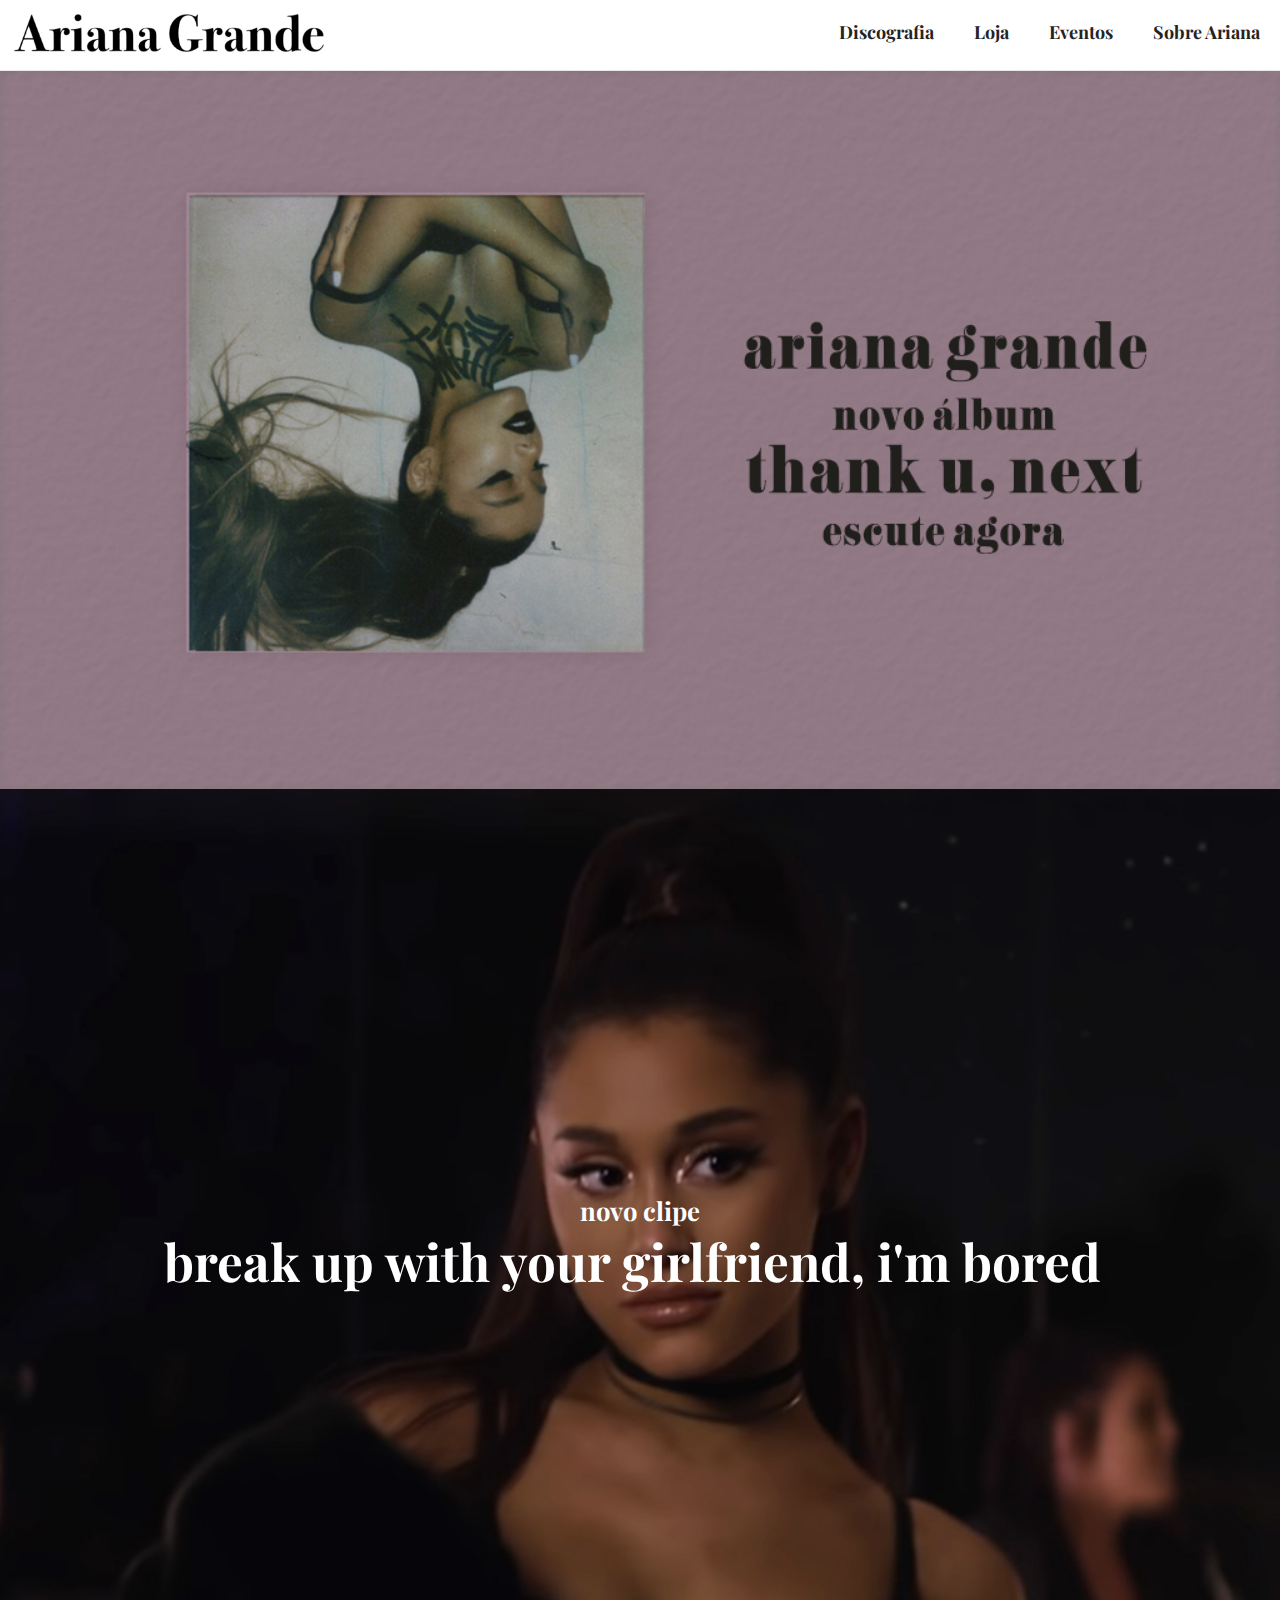
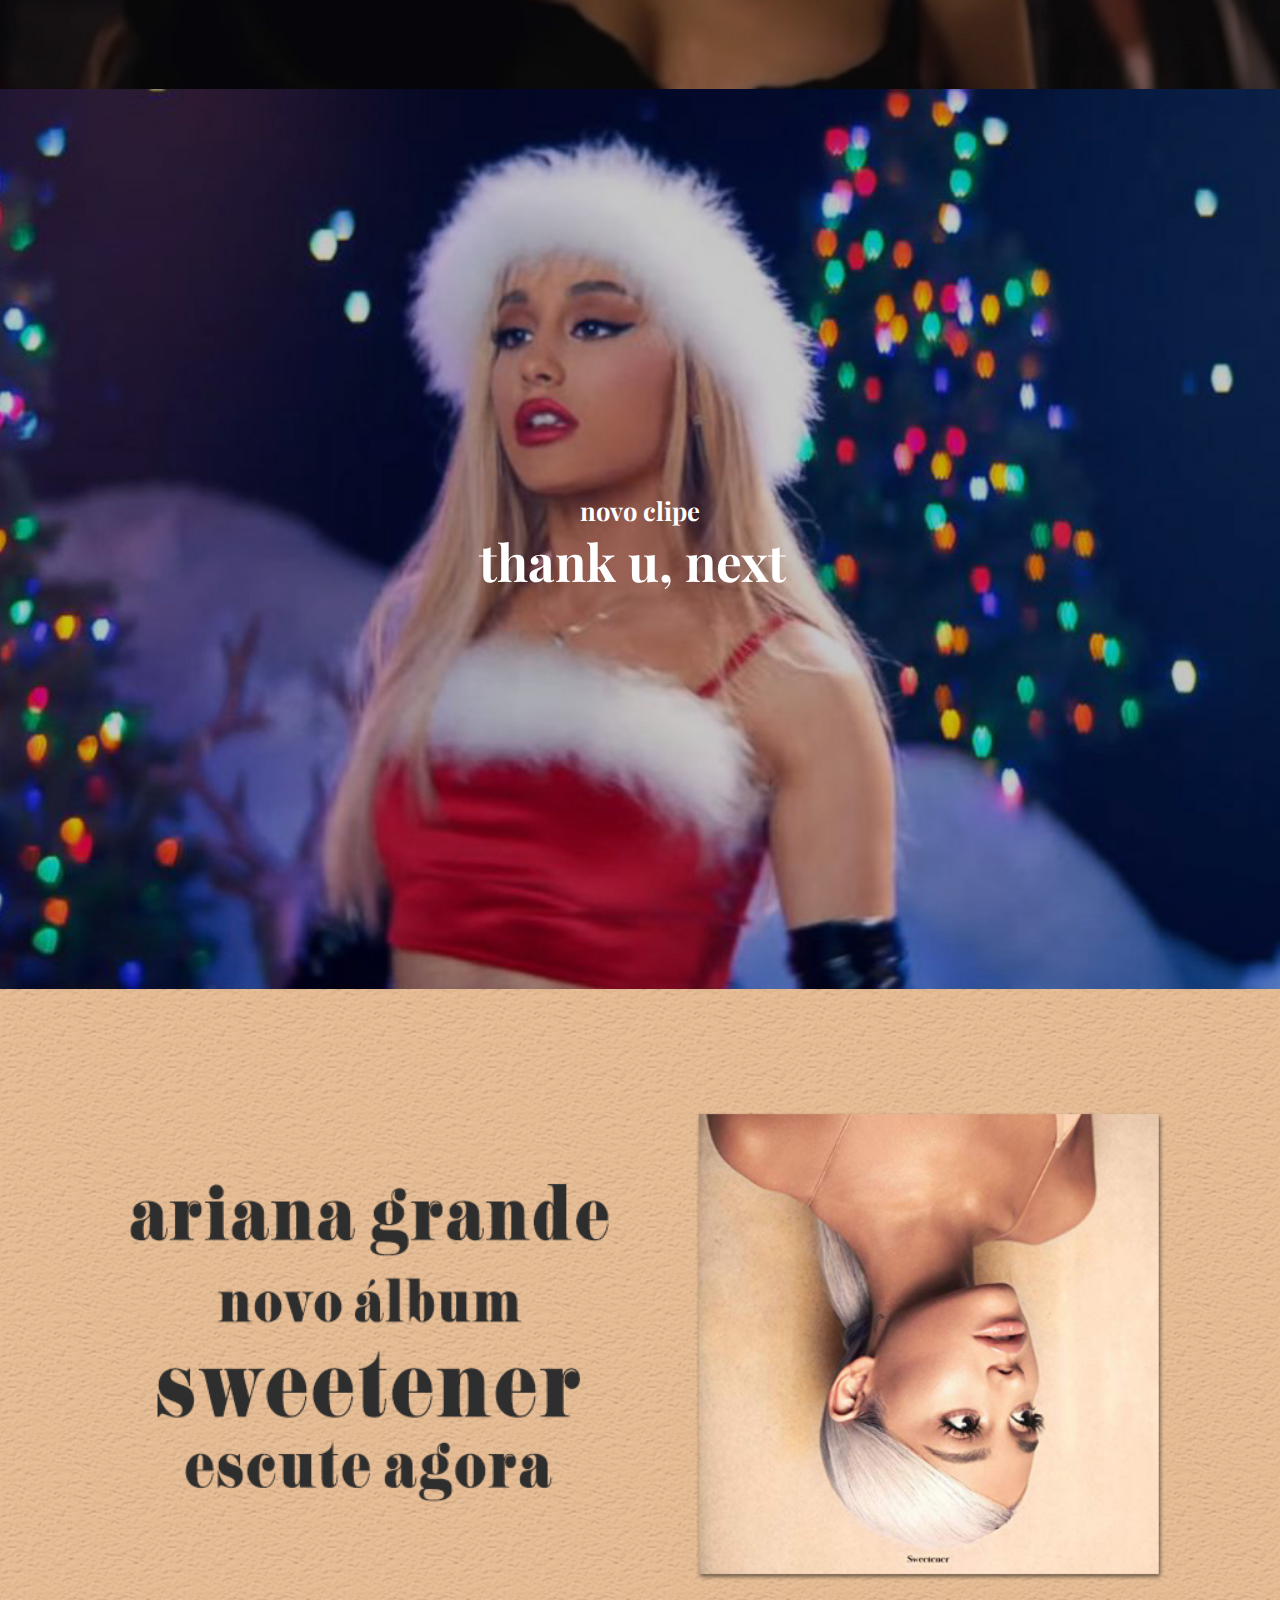
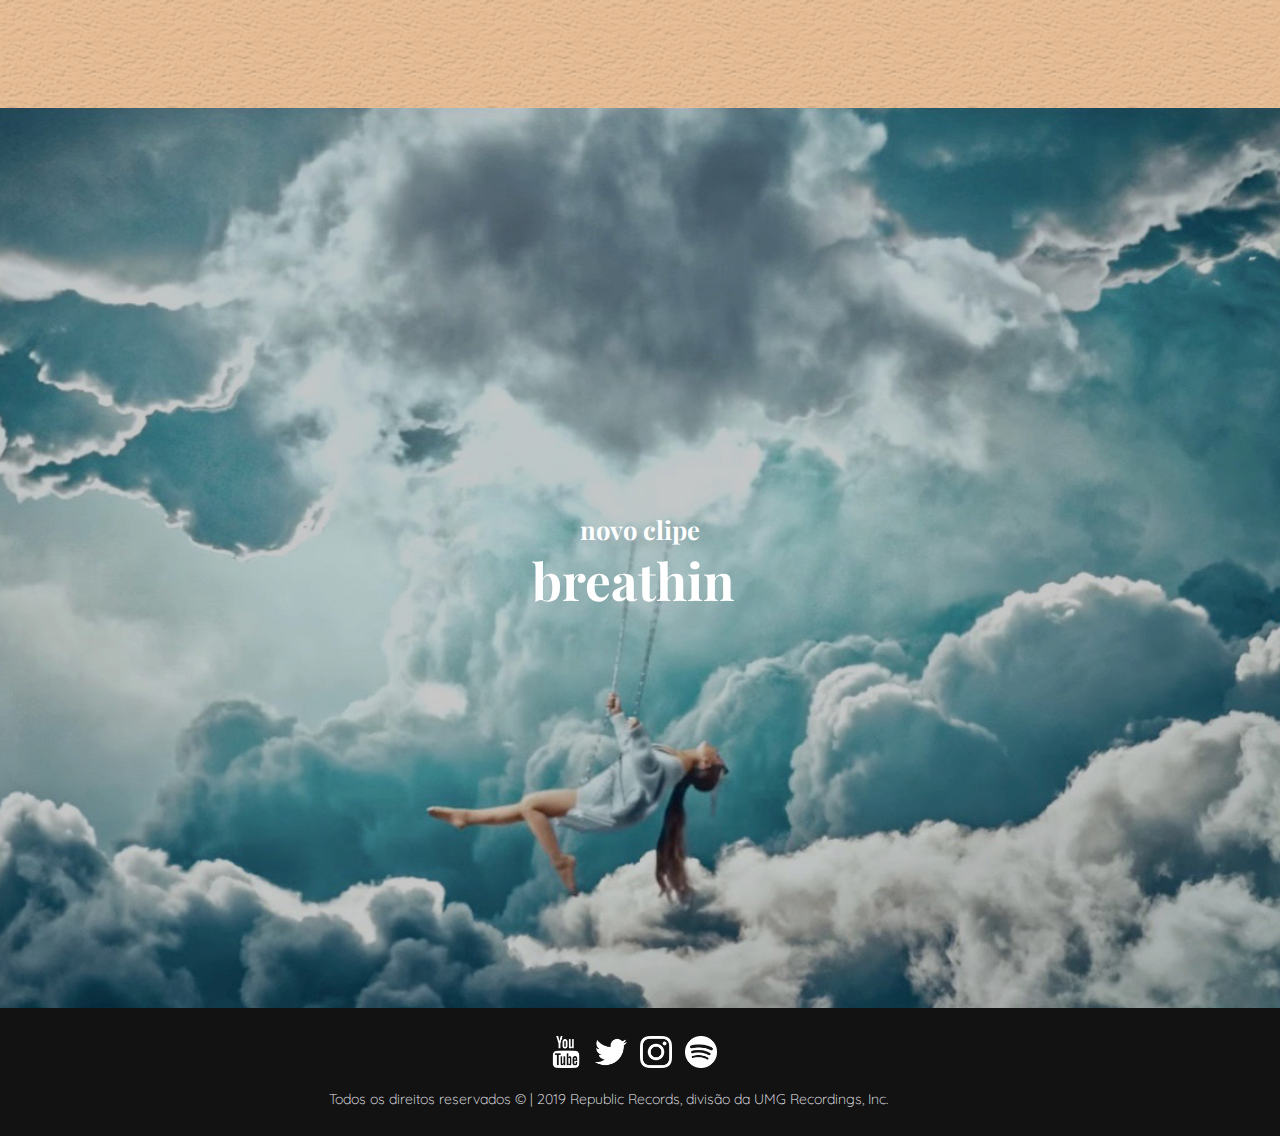
<file: index.html>
﻿<!DOCTYPE html>

<html lang="en" xmlns="http://www.w3.org/1999/xhtml">
<head>
    <meta charset="utf-8" />
    <title>Ariana Grande | Início</title>
    <link rel="stylesheet" href="style/style.css" type="text/css" />
    <link href="https://fonts.googleapis.com/css?family=Playfair+Display:700" rel="stylesheet">
    <link href="https://fonts.googleapis.com/css?family=Quicksand" rel="stylesheet">
    <meta name="viewport" content="width=device-width, initial-scale=1.0">
    <script src="https://code.jquery.com/jquery-3.2.1.slim.min.js"></script>
    <script type="text/javascript" src="js/script.js"></script>
    <link rel="icon" href="img/icon.png" />
</head>
<body class="bgcolor3">
    <nav>
        <a href="index.html"><img src="img/logo.png" /></a>

        <a href="sobre.html"><li>Sobre Ariana</li></a>
        <a href="eventos.html"><li>Eventos</li></a>
        <a href="loja.html"><li>Loja</li></a>
        <a href="discografia.html"><li>Discografia</li></a>
    </nav>

    <div class="navres">
        <div class="burguer"></div>
        <a href="index.html"><img src="img/logo.png" /></a>
    </div>
    <div class="menures">
        <a href="discografia.html"><li>Discografia</li></a>
        <a href="loja.html"><li>Loja</li></a>
        <a href="eventos.html"><li>Eventos</li></a>
        <a href="sobre.html"><li>Sobre Ariana</li></a>
    </div>

    <main>
        <a href="album1.html"><img src="img/banner_h.jpg" class="bannerh1" /></a>
        <a href="album1.html"><img src="img/banner_v.jpg" class="bannerv" /></a>

        <a href="https://www.youtube.com/watch?v=LH4Y1ZUUx2g" target="_blank">
            <div class="breakup">
                <div class="breakupcontain">
                    <p>novo clipe</p>
                    <div class="girlfriend">
                        <h1>break up with your girlfriend, i'm bored</h1>

                    </div>
                </div>
            </div>
        </a>

        <a href="https://www.youtube.com/watch?v=gl1aHhXnN1k" target="_blank">
            <div class="thanku">
                <div class="thankucontain">
                    <p>novo clipe</p>
                    <div class="next">
                        <h1>thank u, next</h1>

                    </div>
                </div>
            </div>
        </a>

        <a href="album2.html"><img src="img/banner2_h.jpg" class="bannerh1" /></a>
        <a href="album2.html"><img src="img/banner2_v.jpg" class="bannerv" /></a>

        <a href="https://www.youtube.com/watch?v=kN0iD0pI3o0" target="_blank">
            <div class="breathin">
                <div class="breathincontain">
                    <p>novo clipe</p>
                    <div class="next">
                        <h1>breathin</h1>
                    </div>
                </div>
            </div>
        </a>
    </main>

    <footer>
        <div class="socialrow">
            <a href="https://www.youtube.com/channel/UC9CoOnJkIBMdeijd9qYoT_g" target="_blank"><div class="youtube"></div></a>
            <a href="https://twitter.com/ArianaGrande?ref_src=twsrc%5Egoogle%7Ctwcamp%5Eserp%7Ctwgr%5Eauthor" target="_blank"><div class="twitter"></div></a>
            <a href="https://www.instagram.com/arianagrande/?hl=en" target="_blank"><div class="instagram"></div></a>
            <a href="https://open.spotify.com/artist/66CXWjxzNUsdJxJ2JdwvnR" target="_blank"><div class="spotify2"></div></a>
        </div>
        <p>Todos os direitos reservados © | 2019 Republic Records, divisão da UMG Recordings, Inc.</p>
    </footer>
</body>
</html>
</file>
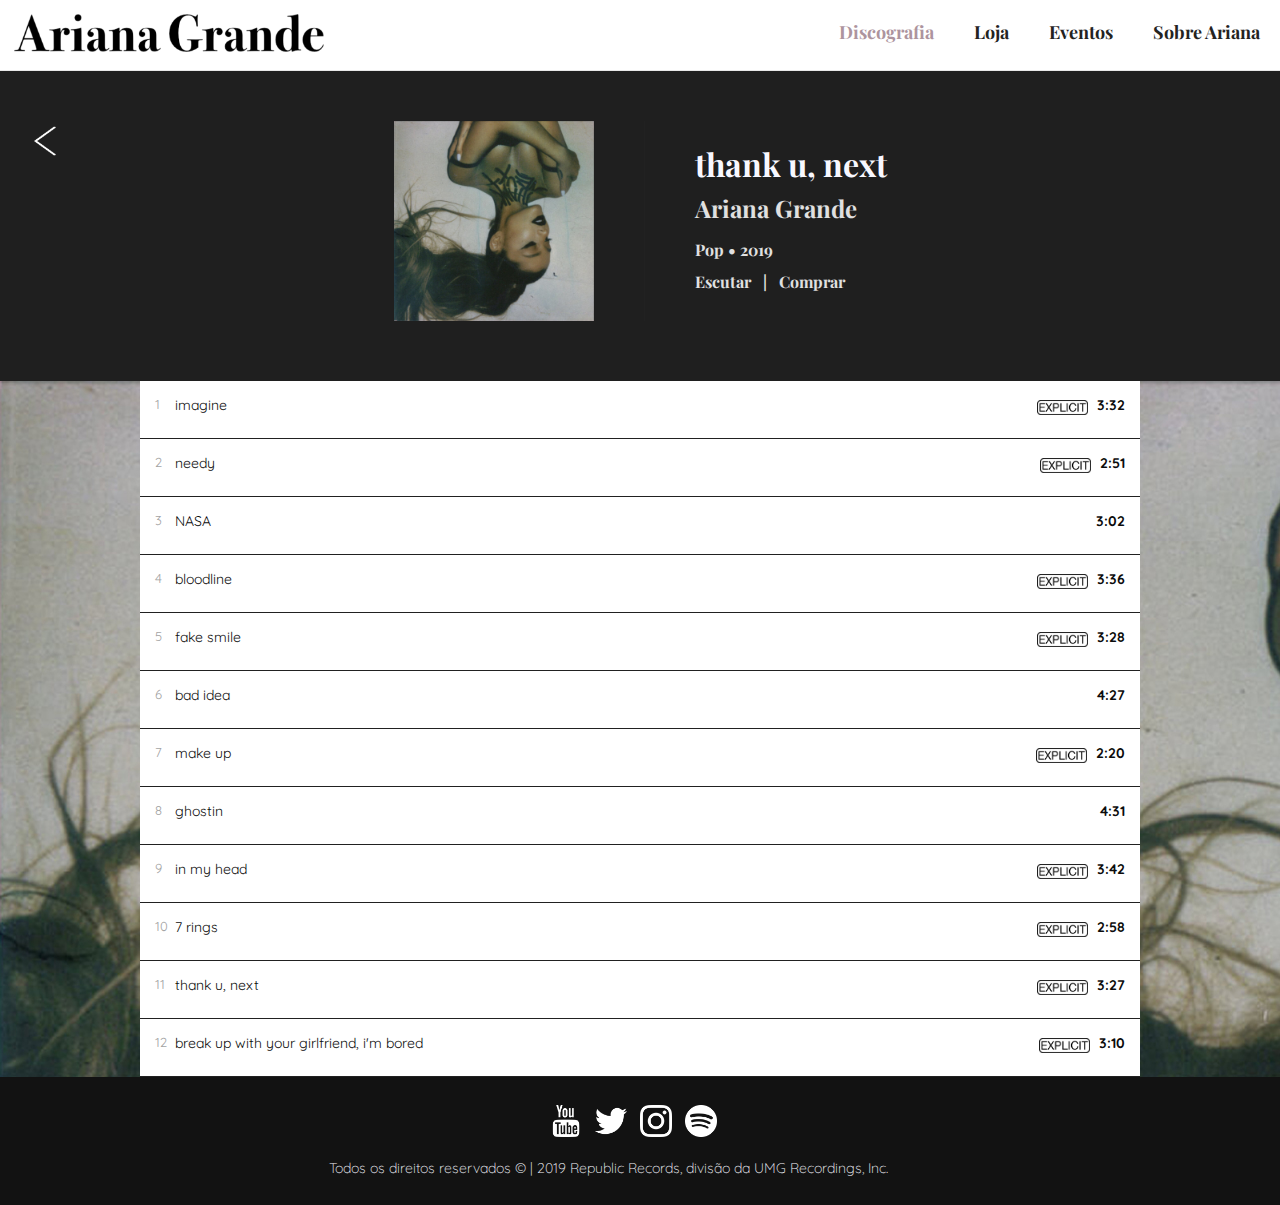
<file: album1.html>
﻿<!DOCTYPE html>

<html lang="en" xmlns="http://www.w3.org/1999/xhtml">
<head>
    <meta charset="utf-8" />
    <title>Ariana Grande | thank u, next</title>
    <link rel="stylesheet" href="style/style.css" type="text/css" />
    <link href="https://fonts.googleapis.com/css?family=Playfair+Display:700" rel="stylesheet">
    <link href="https://fonts.googleapis.com/css?family=Quicksand" rel="stylesheet">
    <link href="https://fonts.googleapis.com/css?family=Cardo" rel="stylesheet">
    <meta name="viewport" content="width=device-width, initial-scale=1.0">
    <script src="https://code.jquery.com/jquery-3.2.1.slim.min.js"></script>
    <script type="text/javascript" src="js/script.js"></script>
    <link rel="icon" href="img/icon.png" />
</head>
<body>
    <nav>
        <a href="index.html"><img src="img/logo.png" /></a>

        <a href="sobre.html"><li>Sobre Ariana</li></a>
        <a href="eventos.html"><li>Eventos</li></a>
        <a href="loja.html"><li>Loja</li></a>
        <a href="discografia.html"><li id="linkactive">Discografia</li></a>
    </nav>

    <div class="navres">
        <div class="burguer"></div>
        <a href="index.html"><img src="img/logo.png" /></a>
    </div>
    <div class="menures">
        <a href="discografia.html"><li id="linkactive">Discografia</li></a>
        <a href="loja.html"><li>Loja</li></a>
        <a href="eventos.html"><li>Eventos</li></a>
        <a href="sobre.html"><li>Sobre Ariana</li></a>
    </div>

    <main>
        <div class="bgcolor">
            <div class="albumcontain">
                <a href="discografia.html"><img src="img/arrow.png" class="backarrow" /></a>
                <img src="img/cover1.jpg" />
                <div class="albuminfo">
                    <h1>thank u, next</h1>
                    <h2>Ariana Grande</h2>
                    <h3>Pop • 2019</h3>
                    <h4><a href="https://open.spotify.com/album/2fYhqwDWXjbpjaIJPEfKFw?si=Oq94A62vS62V55SPYa7-Bw" target="_blank">Escutar</a> &nbsp | &nbsp <a href="loja.html">Comprar</a></h4>
                </div>
            </div>
        </div>
        <div class="clear"></div>

        <div class="albumbg">
            <div class="songcontainout">
                <div class="songcontain">
                    <p class="grayify">1</p><p>imagine</p>
                    <h5>3:32</h5> <img src="img/explicit.png" />
                </div>
                <div class="songcontain">
                    <p class="grayify">2</p><p>needy</p>
                    <h5>2:51</h5> <img src="img/explicit.png" />
                </div>
                <div class="songcontain">
                    <p class="grayify">3</p><p>NASA</p>
                    <h5>3:02</h5>
                </div>
                <div class="songcontain">
                    <p class="grayify">4</p><p>bloodline</p>
                    <h5>3:36</h5> <img src="img/explicit.png" />
                </div>
                <div class="songcontain">
                    <p class="grayify">5</p><p>fake smile</p>
                    <h5>3:28</h5> <img src="img/explicit.png" />
                </div>
                <div class="songcontain">
                    <p class="grayify">6</p><p>bad idea</p>
                    <h5>4:27</h5>
                </div>
                <div class="songcontain">
                    <p class="grayify">7</p><p>make up</p>
                    <h5>2:20</h5> <img src="img/explicit.png" />
                </div>
                <div class="songcontain">
                    <p class="grayify">8</p><p>ghostin</p>
                    <h5>4:31</h5>
                </div>
                <div class="songcontain">
                    <p class="grayify">9</p><p>in my head</p>
                    <h5>3:42</h5> <img src="img/explicit.png" />
                </div>
                <div class="songcontain">
                    <p class="grayify">10</p><p>7 rings</p>
                    <h5>2:58</h5> <img src="img/explicit.png" />
                </div>
                <div class="songcontain">
                    <p class="grayify">11</p><p>thank u, next</p>
                    <h5>3:27</h5> <img src="img/explicit.png" />
                </div>
                <div class="songcontain">
                    <p class="grayify">12</p><p>break up with your girlfriend, i'm bored</p>
                    <h5>3:10</h5> <img src="img/explicit.png" />
                </div>
            </div>
        </div>

    </main>

    <footer>
        <div class="socialrow">
            <a href="https://www.youtube.com/channel/UC9CoOnJkIBMdeijd9qYoT_g" target="_blank"><div class="youtube"></div></a>
            <a href="https://twitter.com/ArianaGrande?ref_src=twsrc%5Egoogle%7Ctwcamp%5Eserp%7Ctwgr%5Eauthor" target="_blank"><div class="twitter"></div></a>
            <a href="https://www.instagram.com/arianagrande/?hl=en" target="_blank"><div class="instagram"></div></a>
            <a href="https://open.spotify.com/artist/66CXWjxzNUsdJxJ2JdwvnR" target="_blank"><div class="spotify2"></div></a>
        </div>
        <p>Todos os direitos reservados © | 2019 Republic Records, divisão da UMG Recordings, Inc.</p>
    </footer>
</body>
</html>
</file>
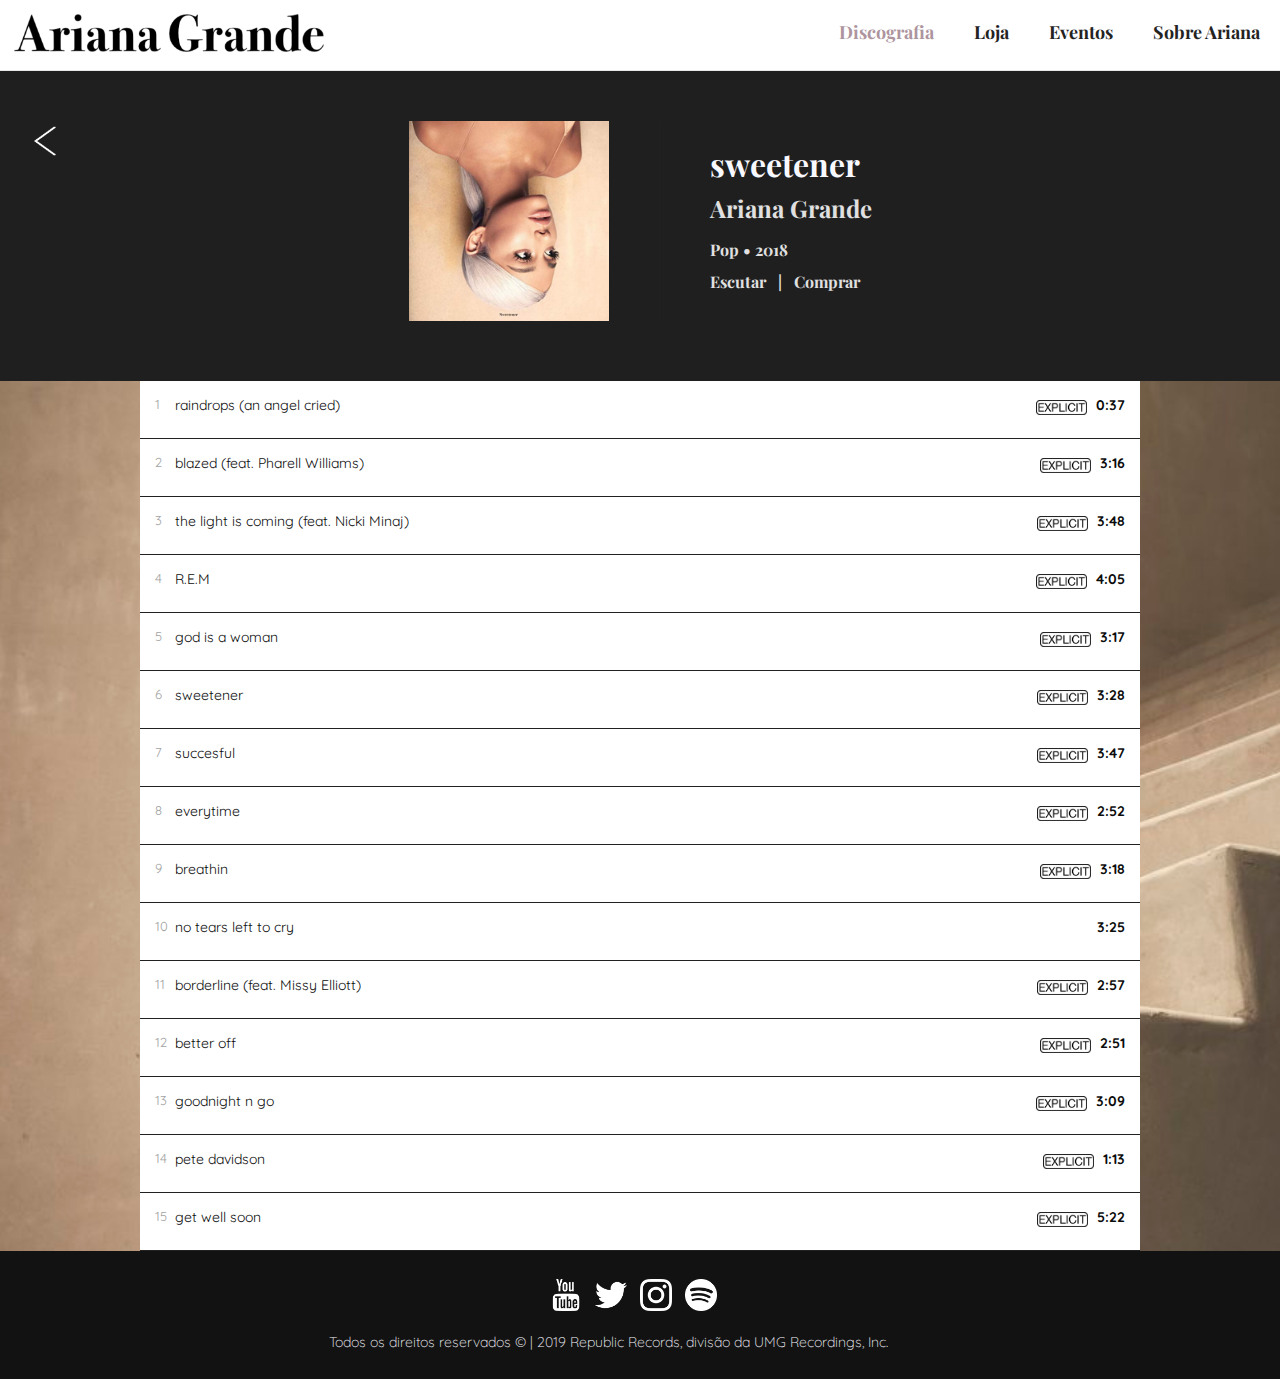
<file: album2.html>
﻿<!DOCTYPE html>

<html lang="en" xmlns="http://www.w3.org/1999/xhtml">
<head>
    <meta charset="utf-8" />
    <title>Ariana Grande | sweetener</title>
    <link rel="stylesheet" href="style/style.css" type="text/css" />
    <link href="https://fonts.googleapis.com/css?family=Playfair+Display:700" rel="stylesheet">
    <link href="https://fonts.googleapis.com/css?family=Quicksand" rel="stylesheet">
    <meta name="viewport" content="width=device-width, initial-scale=1.0">
    <script src="https://code.jquery.com/jquery-3.2.1.slim.min.js"></script>
    <script type="text/javascript" src="js/script.js"></script>
    <link rel="icon" href="img/icon.png" />
</head>
<body>
    <nav>
        <a href="index.html"><img src="img/logo.png" /></a>

        <a href="sobre.html"><li>Sobre Ariana</li></a>
        <a href="eventos.html"><li>Eventos</li></a>
        <a href="loja.html"><li>Loja</li></a>
        <a href="discografia.html"><li id="linkactive">Discografia</li></a>
    </nav>

    <div class="navres">
        <div class="burguer"></div>
        <a href="index.html"><img src="img/logo.png" /></a>
    </div>
    <div class="menures">
        <a href="discografia.html"><li id="linkactive">Discografia</li></a>
        <a href="loja.html"><li>Loja</li></a>
        <a href="eventos.html"><li>Eventos</li></a>
        <a href="sobre.html"><li>Sobre Ariana</li></a>
    </div>

    <main>
        <div class="bgcolor">
            <div class="albumcontain">
                <a href="discografia.html"><img src="img/arrow.png" class="backarrow" /></a>
                <img src="img/cover2.jpg" />
                <div class="albuminfo">
                    <h1>sweetener</h1>
                    <h2>Ariana Grande</h2>
                    <h3>Pop • 2018</h3>
                    <h4><a href="https://open.spotify.com/album/3tx8gQqWbGwqIGZHqDNrGe?si=6QosZQO4TMm7ZEicEh0Iig" target="_blank">Escutar</a> &nbsp | &nbsp <a href="loja.html">Comprar</a></h4>
                </div>
            </div>
        </div>
        <div class="clear"></div>

        <div class="albumbg2">
            <div class="songcontainout">
                <div class="songcontain">
                    <p class="grayify">1</p><p>raindrops (an angel cried)</p>
                    <h5>0:37</h5> <img src="img/explicit.png" />
                </div>
                <div class="songcontain">
                    <p class="grayify">2</p><p>blazed (feat. Pharell Williams)</p>
                    <h5>3:16</h5> <img src="img/explicit.png" />
                </div>
                <div class="songcontain">
                    <p class="grayify">3</p><p>the light is coming (feat. Nicki Minaj)</p>
                    <h5>3:48</h5> <img src="img/explicit.png" />
                </div>
                <div class="songcontain">
                    <p class="grayify">4</p><p>R.E.M</p>
                    <h5>4:05</h5> <img src="img/explicit.png" />
                </div>
                <div class="songcontain">
                    <p class="grayify">5</p><p>god is a woman</p>
                    <h5>3:17</h5> <img src="img/explicit.png" />
                </div>
                <div class="songcontain">
                    <p class="grayify">6</p><p>sweetener</p>
                    <h5>3:28</h5> <img src="img/explicit.png" />
                </div>
                <div class="songcontain">
                    <p class="grayify">7</p><p>succesful</p>
                    <h5>3:47</h5> <img src="img/explicit.png" />
                </div>
                <div class="songcontain">
                    <p class="grayify">8</p><p>everytime</p>
                    <h5>2:52</h5> <img src="img/explicit.png" />
                </div>
                <div class="songcontain">
                    <p class="grayify">9</p><p>breathin</p>
                    <h5>3:18</h5> <img src="img/explicit.png" />
                </div>
                <div class="songcontain">
                    <p class="grayify">10</p><p>no tears left to cry</p>
                    <h5>3:25</h5>
                </div>
                <div class="songcontain">
                    <p class="grayify">11</p><p>borderline (feat. Missy Elliott)</p>
                    <h5>2:57</h5> <img src="img/explicit.png" />
                </div>
                <div class="songcontain">
                    <p class="grayify">12</p><p>better off</p>
                    <h5>2:51</h5> <img src="img/explicit.png" />
                </div>
                <div class="songcontain">
                    <p class="grayify">13</p><p>goodnight n go</p>
                    <h5>3:09</h5> <img src="img/explicit.png" />
                </div>
                <div class="songcontain">
                    <p class="grayify">14</p><p>pete davidson</p>
                    <h5>1:13</h5> <img src="img/explicit.png" />
                </div>
                <div class="songcontain">
                    <p class="grayify">15</p><p>get well soon</p>
                    <h5>5:22</h5> <img src="img/explicit.png" />
                </div>
            </div>
        </div>
    </main>

    <footer>
        <div class="socialrow">
            <a href="https://www.youtube.com/channel/UC9CoOnJkIBMdeijd9qYoT_g" target="_blank"><div class="youtube"></div></a>
            <a href="https://twitter.com/ArianaGrande?ref_src=twsrc%5Egoogle%7Ctwcamp%5Eserp%7Ctwgr%5Eauthor" target="_blank"><div class="twitter"></div></a>
            <a href="https://www.instagram.com/arianagrande/?hl=en" target="_blank"><div class="instagram"></div></a>
            <a href="https://open.spotify.com/artist/66CXWjxzNUsdJxJ2JdwvnR" target="_blank"><div class="spotify2"></div></a>
        </div>
        <p>Todos os direitos reservados © | 2019 Republic Records, divisão da UMG Recordings, Inc.</p>
    </footer>
</body>
</html>
</file>
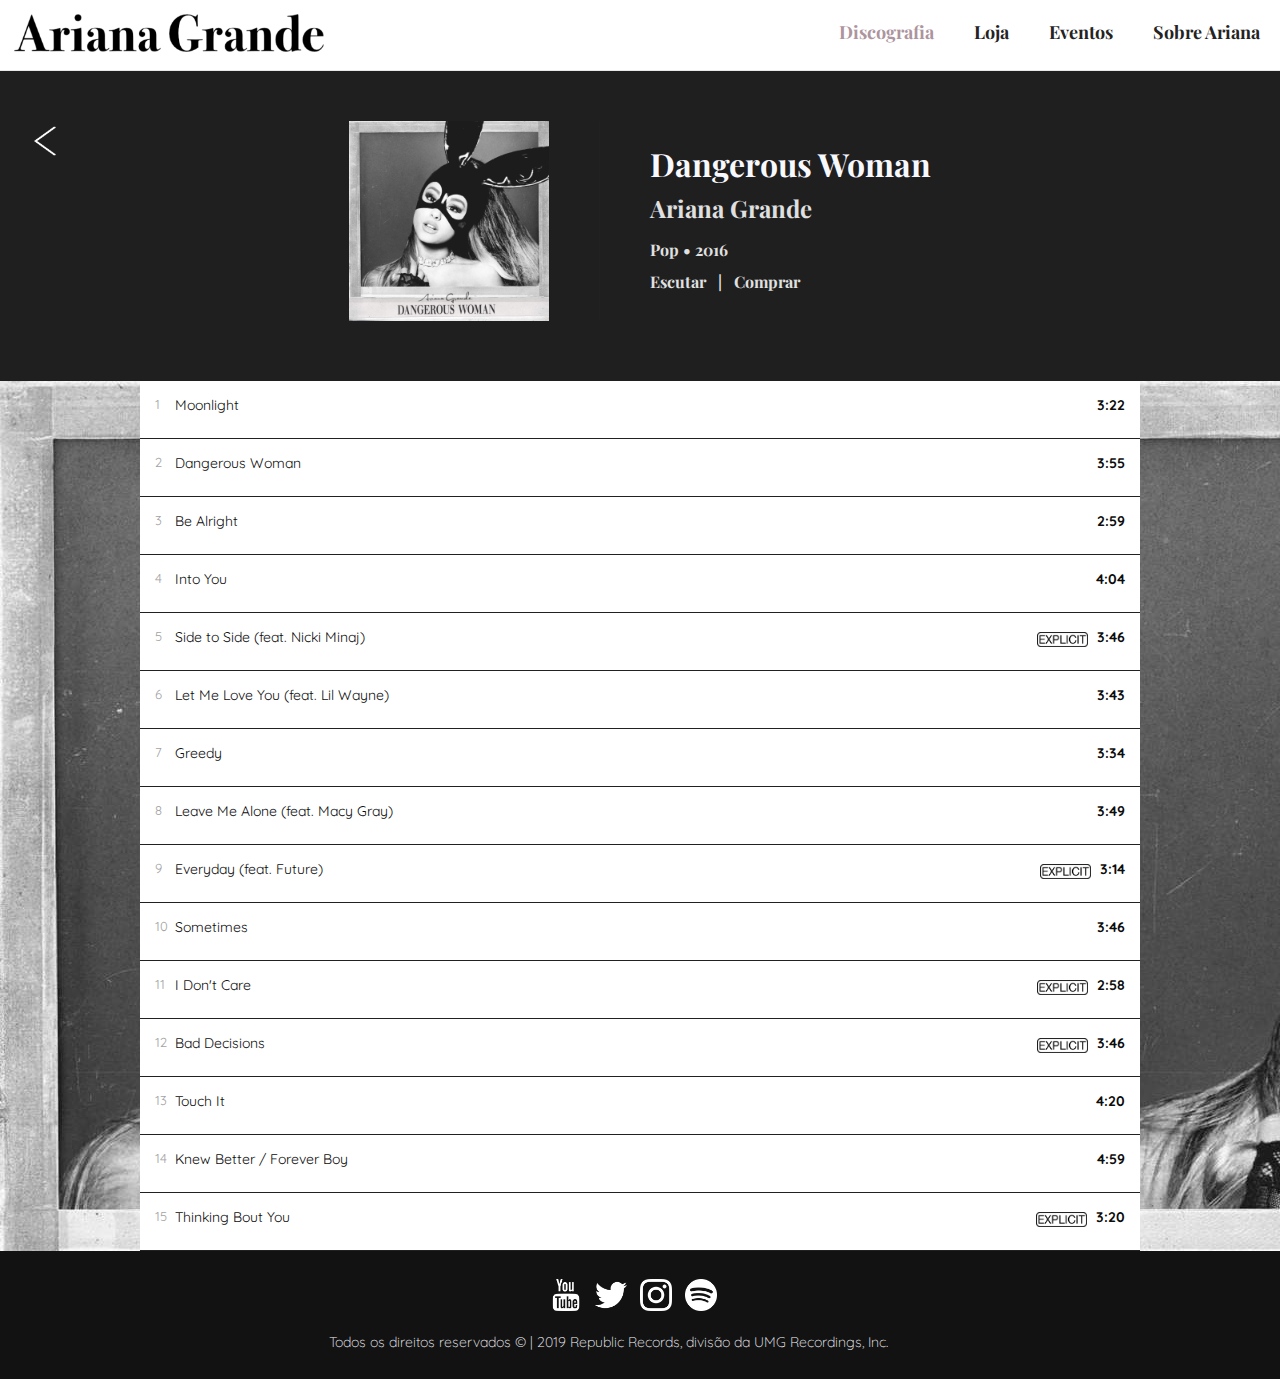
<file: album3.html>
﻿<!DOCTYPE html>

<html lang="en" xmlns="http://www.w3.org/1999/xhtml">
<head>
    <meta charset="utf-8" />
    <title>Ariana Grande | Dangerous Woman</title>
    <link rel="stylesheet" href="style/style.css" type="text/css" />
    <link href="https://fonts.googleapis.com/css?family=Playfair+Display:700" rel="stylesheet">
    <link href="https://fonts.googleapis.com/css?family=Quicksand" rel="stylesheet">
    <meta name="viewport" content="width=device-width, initial-scale=1.0">
    <script src="https://code.jquery.com/jquery-3.2.1.slim.min.js"></script>
    <script type="text/javascript" src="js/script.js"></script>
    <link rel="icon" href="img/icon.png" />
</head>
<body>
    <nav>
        <a href="index.html"><img src="img/logo.png" /></a>

        <a href="sobre.html"><li>Sobre Ariana</li></a>
        <a href="eventos.html"><li>Eventos</li></a>
        <a href="loja.html"><li>Loja</li></a>
        <a href="discografia.html"><li id="linkactive">Discografia</li></a>
    </nav>

    <div class="navres">
        <div class="burguer"></div>
        <a href="index.html"><img src="img/logo.png" /></a>
    </div>
    <div class="menures">
        <a href="discografia.html"><li id="linkactive">Discografia</li></a>
        <a href="loja.html"><li>Loja</li></a>
        <a href="eventos.html"><li>Eventos</li></a>
        <a href="sobre.html"><li>Sobre Ariana</li></a>
    </div>

    <main>
        <div class="bgcolor">
            <div class="albumcontain">
                <a href="discografia.html"><img src="img/arrow.png" class="backarrow" /></a>
                <img src="img/cover3.jpg" />
                <div class="albuminfo">
                    <h1>Dangerous Woman</h1>
                    <h2>Ariana Grande</h2>
                    <h3>Pop • 2016</h3>
                    <h4><a href="https://open.spotify.com/album/3OZgEywV4krCZ814pTJWr7?si=CO08V9VwRTu93O5z3BqQ3Q" target="_blank">Escutar</a> &nbsp | &nbsp <a href="loja.html">Comprar</a></h4>
                </div>
            </div>
        </div>
        <div class="clear"></div>

        <div class="albumbg3">
            <div class="songcontainout">
                <div class="songcontain">
                    <p class="grayify">1</p><p>Moonlight</p>
                    <h5>3:22</h5>
                </div>
                <div class="songcontain">
                    <p class="grayify">2</p><p>Dangerous Woman</p>
                    <h5>3:55</h5>
                </div>
                <div class="songcontain">
                    <p class="grayify">3</p><p>Be Alright</p>
                    <h5>2:59</h5>
                </div>
                <div class="songcontain">
                    <p class="grayify">4</p><p>Into You</p>
                    <h5>4:04</h5>
                </div>
                <div class="songcontain">
                    <p class="grayify">5</p><p>Side to Side (feat. Nicki Minaj)</p>
                    <h5>3:46</h5> <img src="img/explicit.png" />
                </div>
                <div class="songcontain">
                    <p class="grayify">6</p><p>Let Me Love You (feat. Lil Wayne)</p>
                    <h5>3:43</h5>
                </div>
                <div class="songcontain">
                    <p class="grayify">7</p><p>Greedy</p>
                    <h5>3:34</h5>
                </div>
                <div class="songcontain">
                    <p class="grayify">8</p><p>Leave Me Alone (feat. Macy Gray)</p>
                    <h5>3:49</h5>
                </div>
                <div class="songcontain">
                    <p class="grayify">9</p><p>Everyday (feat. Future)</p>
                    <h5>3:14</h5> <img src="img/explicit.png" />
                </div>
                <div class="songcontain">
                    <p class="grayify">10</p><p>Sometimes</p>
                    <h5>3:46</h5>
                </div>
                <div class="songcontain">
                    <p class="grayify">11</p><p>I Don't Care</p>
                    <h5>2:58</h5> <img src="img/explicit.png" />
                </div>
                <div class="songcontain">
                    <p class="grayify">12</p><p>Bad Decisions</p>
                    <h5>3:46</h5> <img src="img/explicit.png" />
                </div>
                <div class="songcontain">
                    <p class="grayify">13</p><p>Touch It</p>
                    <h5>4:20</h5>
                </div>
                <div class="songcontain">
                    <p class="grayify">14</p><p>Knew Better / Forever Boy</p>
                    <h5>4:59</h5>
                </div>
                <div class="songcontain">
                    <p class="grayify">15</p><p>Thinking Bout You</p>
                    <h5>3:20</h5> <img src="img/explicit.png" />
                </div>
            </div>
        </div>
    </main>

    <footer>
        <div class="socialrow">
            <a href="https://www.youtube.com/channel/UC9CoOnJkIBMdeijd9qYoT_g" target="_blank"><div class="youtube"></div></a>
            <a href="https://twitter.com/ArianaGrande?ref_src=twsrc%5Egoogle%7Ctwcamp%5Eserp%7Ctwgr%5Eauthor" target="_blank"><div class="twitter"></div></a>
            <a href="https://www.instagram.com/arianagrande/?hl=en" target="_blank"><div class="instagram"></div></a>
            <a href="https://open.spotify.com/artist/66CXWjxzNUsdJxJ2JdwvnR" target="_blank"><div class="spotify2"></div></a>
        </div>
        <p>Todos os direitos reservados © | 2019 Republic Records, divisão da UMG Recordings, Inc.</p>
    </footer>
</body>
</html>
</file>
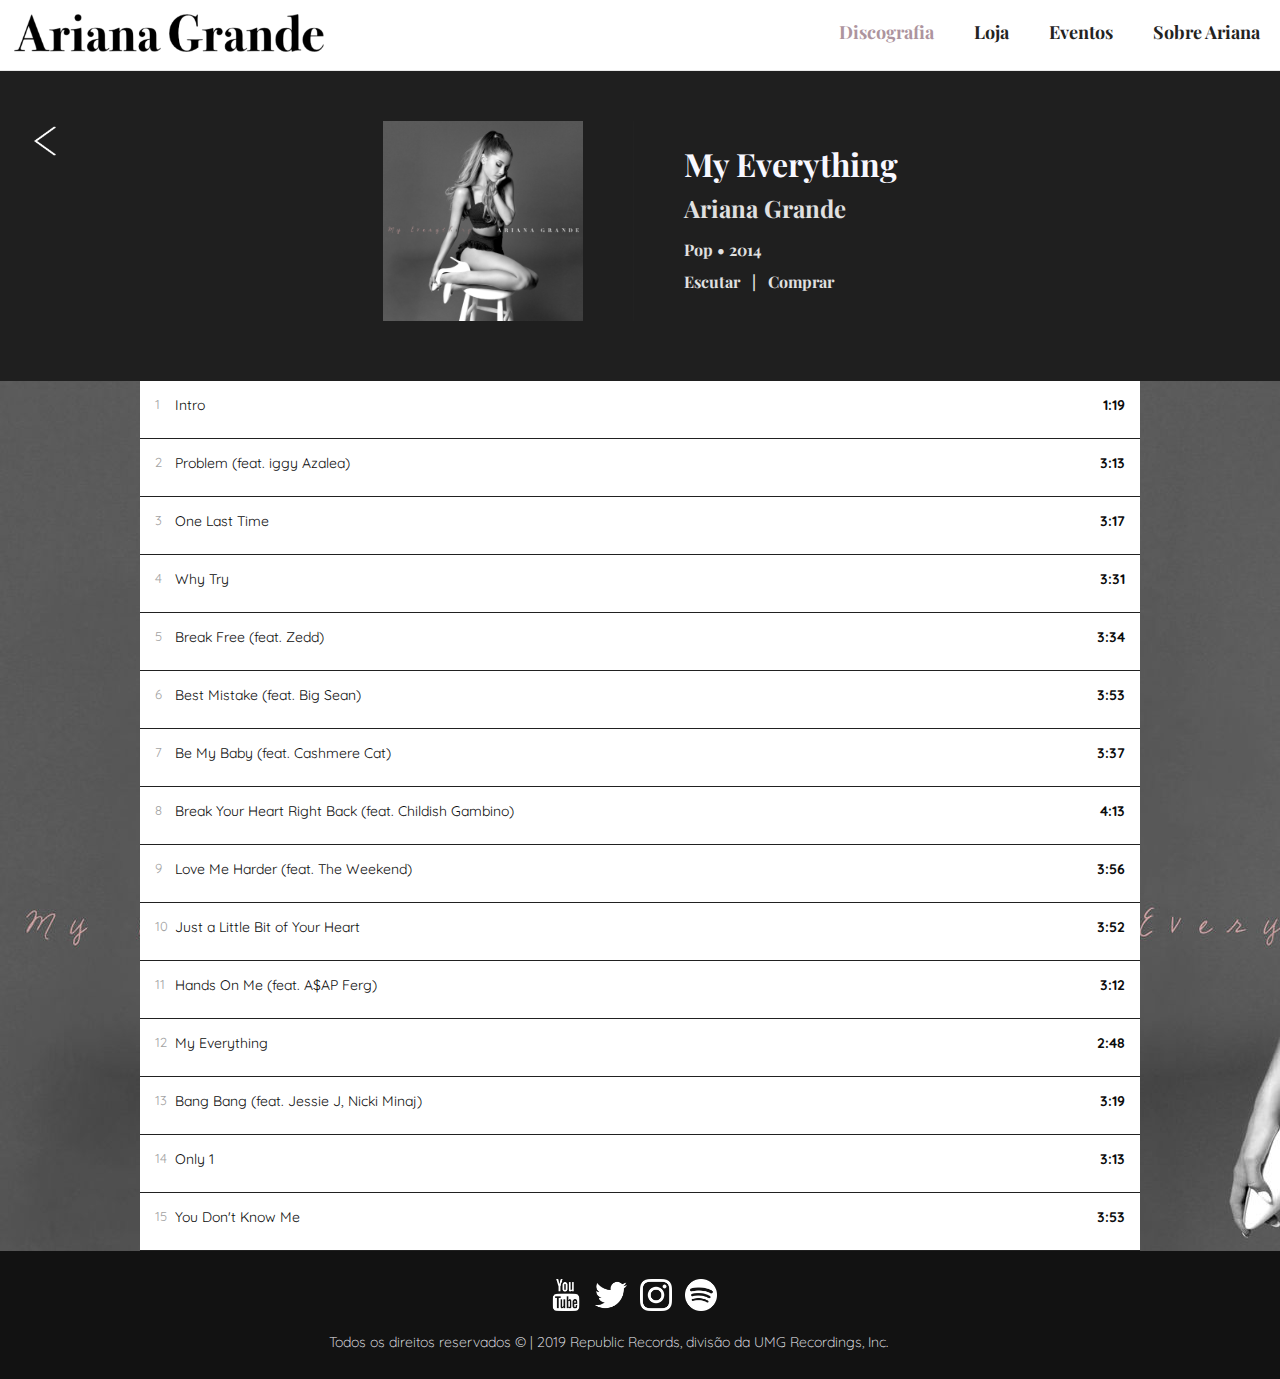
<file: album4.html>
﻿<!DOCTYPE html>

<html lang="en" xmlns="http://www.w3.org/1999/xhtml">
<head>
    <meta charset="utf-8" />
    <title>Ariana Grande | My Everything</title>
    <link rel="stylesheet" href="style/style.css" type="text/css" />
    <link href="https://fonts.googleapis.com/css?family=Playfair+Display:700" rel="stylesheet">
    <link href="https://fonts.googleapis.com/css?family=Quicksand" rel="stylesheet">
    <meta name="viewport" content="width=device-width, initial-scale=1.0">
    <script src="https://code.jquery.com/jquery-3.2.1.slim.min.js"></script>
    <script type="text/javascript" src="js/script.js"></script>
    <link rel="icon" href="img/icon.png" />
</head>
<body>
    <nav>
        <a href="index.html"><img src="img/logo.png" /></a>

        <a href="sobre.html"><li>Sobre Ariana</li></a>
        <a href="eventos.html"><li>Eventos</li></a>
        <a href="loja.html"><li>Loja</li></a>
        <a href="discografia.html"><li id="linkactive">Discografia</li></a>
    </nav>

    <div class="navres">
        <div class="burguer"></div>
        <a href="index.html"><img src="img/logo.png" /></a>
    </div>
    <div class="menures">
        <a href="discografia.html"><li id="linkactive">Discografia</li></a>
        <a href="loja.html"><li>Loja</li></a>
        <a href="eventos.html"><li>Eventos</li></a>
        <a href="sobre.html"><li>Sobre Ariana</li></a>
    </div>

    <main>
        <div class="bgcolor">
            <div class="albumcontain">
                <a href="discografia.html"><img src="img/arrow.png" class="backarrow" /></a>
                <img src="img/cover4.jpg" />
                <div class="albuminfo">
                    <h1>My Everything</h1>
                    <h2>Ariana Grande</h2>
                    <h3>Pop • 2014</h3>
                    <h4><a href="https://open.spotify.com/album/6EVYTRG1drKdO8OnIQBeEj?si=YgUmqErfRVyl2STZZq01rA" target="_blank">Escutar</a> &nbsp | &nbsp <a href="loja.html">Comprar</a></h4>
                </div>
            </div>
        </div>
        <div class="clear"></div>

        <div class="albumbg4">
            <div class="songcontainout">
                <div class="songcontain">
                    <p class="grayify">1</p><p>Intro</p>
                    <h5>1:19</h5>
                </div>
                <div class="songcontain">
                    <p class="grayify">2</p><p>Problem (feat. iggy Azalea)</p>
                    <h5>3:13</h5>
                </div>
                <div class="songcontain">
                    <p class="grayify">3</p><p>One Last Time</p>
                    <h5>3:17</h5>
                </div>
                <div class="songcontain">
                    <p class="grayify">4</p><p>Why Try</p>
                    <h5>3:31</h5>
                </div>
                <div class="songcontain">
                    <p class="grayify">5</p><p>Break Free (feat. Zedd)</p>
                    <h5>3:34</h5>
                </div>
                <div class="songcontain">
                    <p class="grayify">6</p><p>Best Mistake (feat. Big Sean)</p>
                    <h5>3:53</h5>
                </div>
                <div class="songcontain">
                    <p class="grayify">7</p><p>Be My Baby (feat. Cashmere Cat)</p>
                    <h5>3:37</h5>
                </div>
                <div class="songcontain">
                    <p class="grayify">8</p><p>Break Your Heart Right Back (feat. Childish Gambino)</p>
                    <h5>4:13</h5>
                </div>
                <div class="songcontain">
                    <p class="grayify">9</p><p>Love Me Harder (feat. The Weekend)</p>
                    <h5>3:56</h5>
                </div>
                <div class="songcontain">
                    <p class="grayify">10</p><p>Just a Little Bit of Your Heart</p>
                    <h5>3:52</h5>
                </div>
                <div class="songcontain">
                    <p class="grayify">11</p><p>Hands On Me (feat. A$AP Ferg)</p>
                    <h5>3:12</h5>
                </div>
                <div class="songcontain">
                    <p class="grayify">12</p><p>My Everything</p>
                    <h5>2:48</h5>
                </div>
                <div class="songcontain">
                    <p class="grayify">13</p><p>Bang Bang (feat. Jessie J, Nicki Minaj)</p>
                    <h5>3:19</h5>
                </div>
                <div class="songcontain">
                    <p class="grayify">14</p><p>Only 1</p>
                    <h5>3:13</h5>
                </div>
                <div class="songcontain">
                    <p class="grayify">15</p><p>You Don't Know Me</p>
                    <h5>3:53</h5>
                </div>
            </div>
        </div>
    </main>

    <footer>
        <div class="socialrow">
            <a href="https://www.youtube.com/channel/UC9CoOnJkIBMdeijd9qYoT_g" target="_blank"><div class="youtube"></div></a>
            <a href="https://twitter.com/ArianaGrande?ref_src=twsrc%5Egoogle%7Ctwcamp%5Eserp%7Ctwgr%5Eauthor" target="_blank"><div class="twitter"></div></a>
            <a href="https://www.instagram.com/arianagrande/?hl=en" target="_blank"><div class="instagram"></div></a>
            <a href="https://open.spotify.com/artist/66CXWjxzNUsdJxJ2JdwvnR" target="_blank"><div class="spotify2"></div></a>
        </div>
        <p>Todos os direitos reservados © | 2019 Republic Records, divisão da UMG Recordings, Inc.</p>
    </footer>
</body>
</html>
</file>
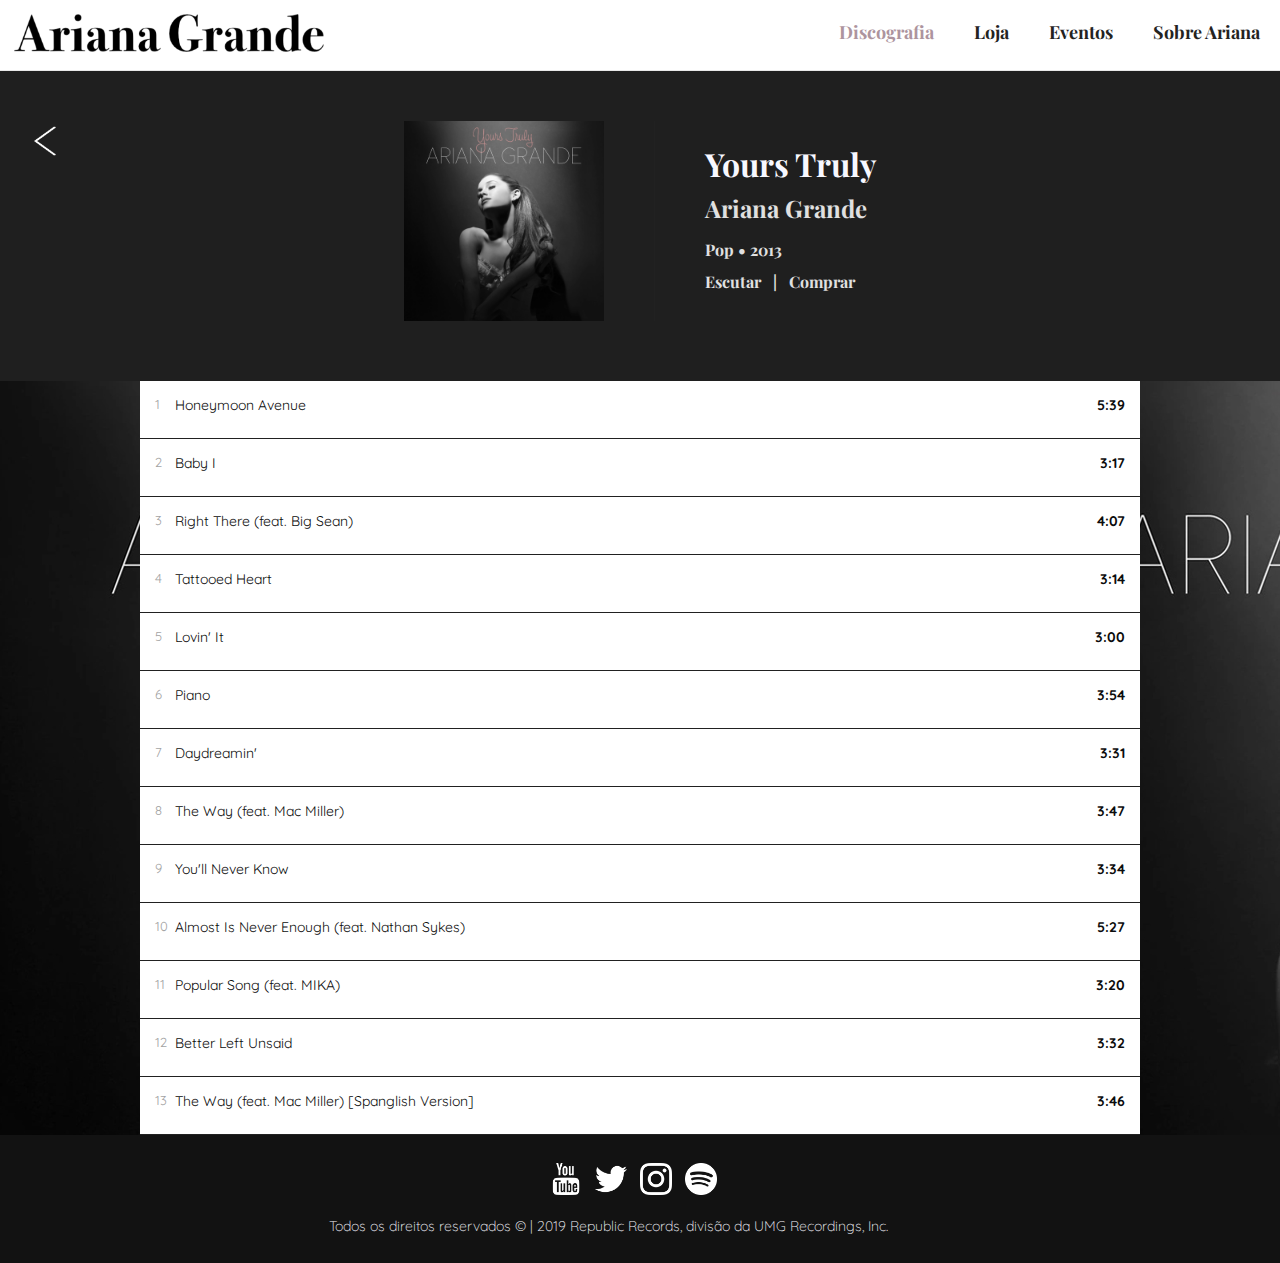
<file: album5.html>
﻿<!DOCTYPE html>

<html lang="en" xmlns="http://www.w3.org/1999/xhtml">
<head>
    <meta charset="utf-8" />
    <title>Ariana Grande | Yours Truly</title>
    <link rel="stylesheet" href="style/style.css" type="text/css" />
    <link href="https://fonts.googleapis.com/css?family=Playfair+Display:700" rel="stylesheet">
    <link href="https://fonts.googleapis.com/css?family=Quicksand" rel="stylesheet">
    <meta name="viewport" content="width=device-width, initial-scale=1.0">
    <script src="https://code.jquery.com/jquery-3.2.1.slim.min.js"></script>
    <script type="text/javascript" src="js/script.js"></script>
    <link rel="icon" href="img/icon.png" />
</head>
<body>
    <nav>
        <a href="index.html"><img src="img/logo.png" /></a>

        <a href="sobre.html"><li>Sobre Ariana</li></a>
        <a href="eventos.html"><li>Eventos</li></a>
        <a href="loja.html"><li>Loja</li></a>
        <a href="discografia.html"><li id="linkactive">Discografia</li></a>
    </nav>

    <div class="navres">
        <div class="burguer"></div>
        <a href="index.html"><img src="img/logo.png" /></a>
    </div>
    <div class="menures">
        <a href="discografia.html"><li id="linkactive">Discografia</li></a>
        <a href="loja.html"><li>Loja</li></a>
        <a href="eventos.html"><li>Eventos</li></a>
        <a href="sobre.html"><li>Sobre Ariana</li></a>
    </div>

    <main>
        <div class="bgcolor">
            <div class="albumcontain">
                <a href="discografia.html"><img src="img/arrow.png" class="backarrow" /></a>
                <img src="img/cover5.jpg" />
                <div class="albuminfo">
                    <h1>Yours Truly</h1>
                    <h2>Ariana Grande</h2>
                    <h3>Pop • 2013</h3>
                    <h4><a href="https://open.spotify.com/album/6WQzwx2a6Wq6rDoEU3TaNE?si=7khLRoBUTNmJYcidXZ5s2w" target="_blank">Escutar</a> &nbsp | &nbsp <a href="loja.html">Comprar</a></h4>
                </div>
            </div>
        </div>
        <div class="clear"></div>

        <div class="albumbg5">
            <div class="songcontainout">
                <div class="songcontain">
                    <p class="grayify">1</p><p>Honeymoon Avenue</p>
                    <h5>5:39</h5>
                </div>
                <div class="songcontain">
                    <p class="grayify">2</p><p>Baby I</p>
                    <h5>3:17</h5>
                </div>
                <div class="songcontain">
                    <p class="grayify">3</p><p>Right There (feat. Big Sean)</p>
                    <h5>4:07</h5>
                </div>
                <div class="songcontain">
                    <p class="grayify">4</p><p>Tattooed Heart</p>
                    <h5>3:14</h5>
                </div>
                <div class="songcontain">
                    <p class="grayify">5</p><p>Lovin' It</p>
                    <h5>3:00</h5>
                </div>
                <div class="songcontain">
                    <p class="grayify">6</p><p>Piano</p>
                    <h5>3:54</h5>
                </div>
                <div class="songcontain">
                    <p class="grayify">7</p><p>Daydreamin'</p>
                    <h5>3:31</h5>
                </div>
                <div class="songcontain">
                    <p class="grayify">8</p><p>The Way (feat. Mac Miller)</p>
                    <h5>3:47</h5>
                </div>
                <div class="songcontain">
                    <p class="grayify">9</p><p>You'll Never Know</p>
                    <h5>3:34</h5>
                </div>
                <div class="songcontain">
                    <p class="grayify">10</p><p>Almost Is Never Enough (feat. Nathan Sykes)</p>
                    <h5>5:27</h5>
                </div>
                <div class="songcontain">
                    <p class="grayify">11</p><p>Popular Song (feat. MIKA)</p>
                    <h5>3:20</h5>
                </div>
                <div class="songcontain">
                    <p class="grayify">12</p><p>Better Left Unsaid</p>
                    <h5>3:32</h5>
                </div>
                <div class="songcontain">
                    <p class="grayify">13</p><p>The Way (feat. Mac Miller) [Spanglish Version]</p>
                    <h5>3:46</h5>
                </div>
            </div>
        </div>
    </main>

    <footer>
        <div class="socialrow">
            <a href="https://www.youtube.com/channel/UC9CoOnJkIBMdeijd9qYoT_g" target="_blank"><div class="youtube"></div></a>
            <a href="https://twitter.com/ArianaGrande?ref_src=twsrc%5Egoogle%7Ctwcamp%5Eserp%7Ctwgr%5Eauthor" target="_blank"><div class="twitter"></div></a>
            <a href="https://www.instagram.com/arianagrande/?hl=en" target="_blank"><div class="instagram"></div></a>
            <a href="https://open.spotify.com/artist/66CXWjxzNUsdJxJ2JdwvnR" target="_blank"><div class="spotify2"></div></a>
        </div>
        <p>Todos os direitos reservados © | 2019 Republic Records, divisão da UMG Recordings, Inc.</p>
    </footer>
</body>
</html>
</file>
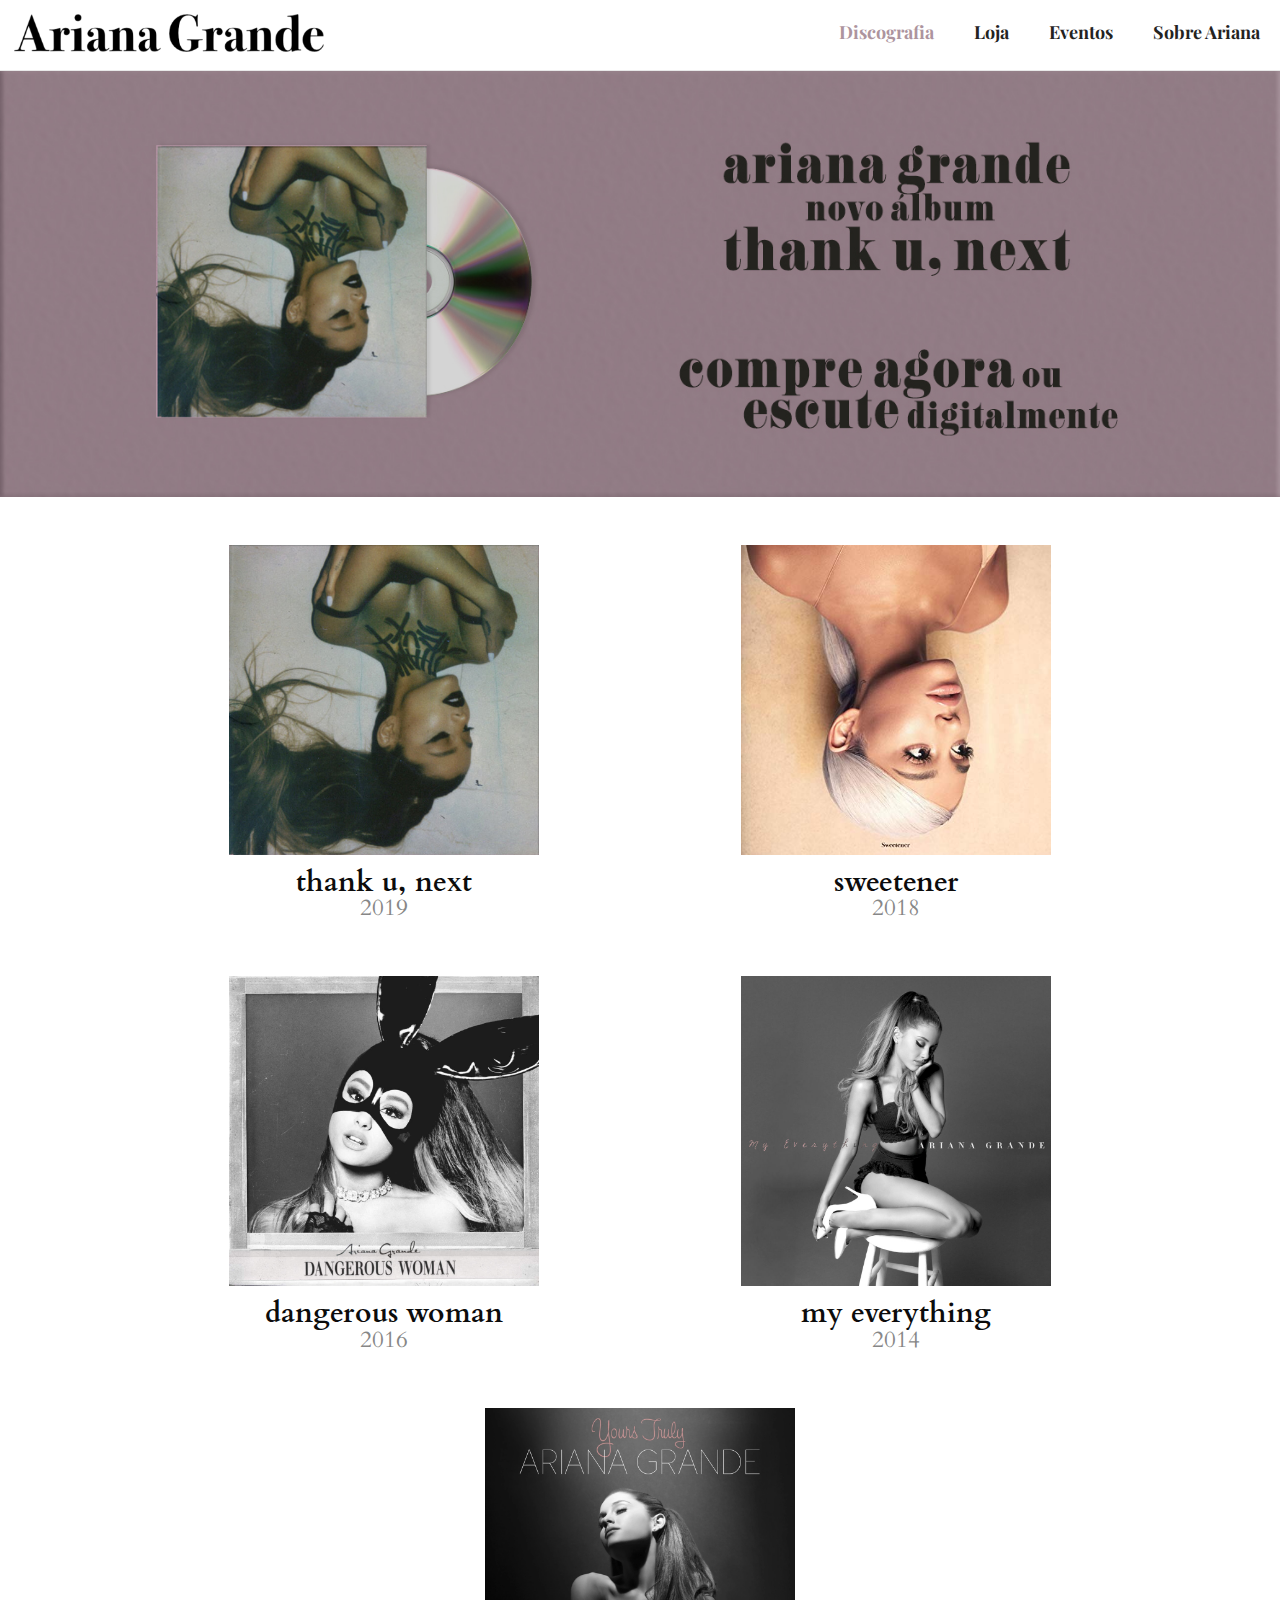
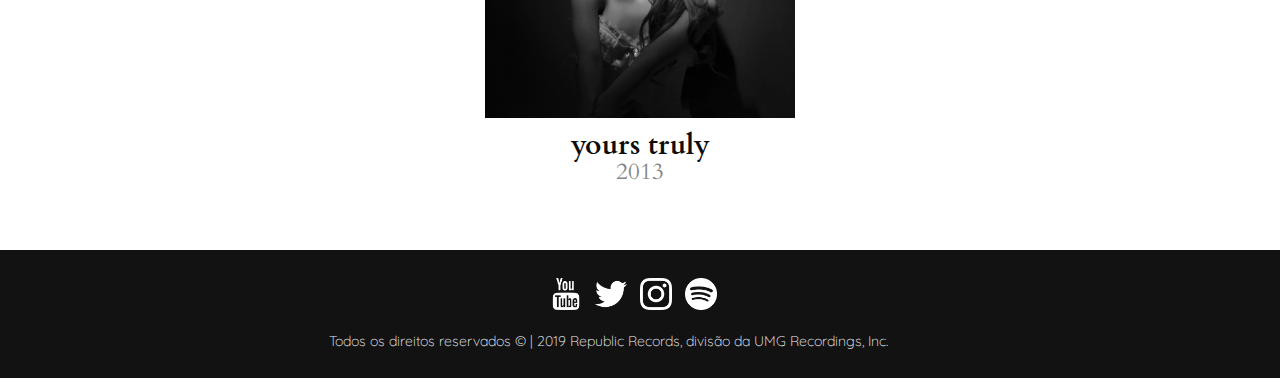
<file: discografia.html>
﻿<!DOCTYPE html>

<html lang="en" xmlns="http://www.w3.org/1999/xhtml">
<head>
    <meta charset="utf-8" />
    <title>Ariana Grande | Discografia</title>
    <link rel="stylesheet" href="style/style.css" type="text/css" />
    <link href="https://fonts.googleapis.com/css?family=Playfair+Display:700" rel="stylesheet">
    <link href="https://fonts.googleapis.com/css?family=Cardo" rel="stylesheet">
    <link href="https://fonts.googleapis.com/css?family=Quicksand" rel="stylesheet">
    <meta name="viewport" content="width=device-width, initial-scale=1.0">
    <script src="https://code.jquery.com/jquery-3.2.1.slim.min.js"></script>
    <script type="text/javascript" src="js/script.js"></script>
    <link rel="icon" href="img/icon.png" />
</head>
<body>
    <nav>
        <a href="index.html"><img src="img/logo.png" /></a>

        <a href="sobre.html"><li>Sobre Ariana</li></a>
        <a href="eventos.html"><li>Eventos</li></a>
        <a href="loja.html"><li>Loja</li></a>
        <a href="discografia.html"><li id="linkactive">Discografia</li></a>
    </nav>

    <div class="navres">
        <div class="burguer"></div>
        <a href="index.html"><img src="img/logo.png" /></a>
    </div>

    <div class="menures">
        <a href="discografia.html"><li id="linkactive">Discografia</li></a>
        <a href="loja.html"><li>Loja</li></a>
        <a href="eventos.html"><li>Eventos</li></a>
        <a href="sobre.html"><li>Sobre Ariana</li></a>
    </div>

    <main>
        <a href="album1.html"><img src="img/novoalbum.jpg" class="bannerh1" /></a>
        <a href="album1.html"><img src="img/novoalbumv.jpg" class="bannerv" /></a>

        <br /><br /><br /><br />
        <div class="cdcontain">
            <div class="cd">
                <a href="album1.html"><img src="img/cover1.jpg" /></a>
                <a href="album1.html"><h1>thank u, next</h1></a>
                <p>2019</p>
            </div>

            <div class="cd">
                <a href="album2.html"><img src="img/cover2.jpg" /></a>
                <a href="album2.html"><h1>sweetener</h1></a>
                <p>2018</p>
            </div>
        </div>
        <div class="clear"></div>

        <div class="cdcontain">
            <div class="cd">
                <a href="album3.html"><img src="img/cover3.jpg" /></a>
                <a href="album3.html"><h1>dangerous woman</h1></a>
                <p>2016</p>
            </div>

            <div class="cd">
                <a href="album4.html"><img src="img/cover4.jpg" /></a>
                <a href="album4.html"><h1>my everything</h1></a>
                <p>2014</p>
            </div>
        </div>
        <div class="clear"></div>

        <div class="cdcontain">
            <div class="cd">
                <a href="album5.html"><img src="img/cover5.jpg" /></a>
                <a href="album5.html"><h1>yours truly</h1></a>
                <p>2013</p>
            </div>
        </div>
        <div class="clear"></div>

        <div class="cd2">
            <a href="album1.html"><img src="img/cover1.jpg" /></a>
            <a href="album1.html"><h1>thank u, next</h1></a>
            <p>2019</p>
        </div>

        <div class="cd2">
            <a href="album2.html"><img src="img/cover2.jpg" /></a>
            <a href="album2.html"><h1>sweetener</h1></a>
            <p>2018</p>
        </div>

        <div class="cd2">
            <a href="album3.html"><img src="img/cover3.jpg" /></a>
            <a href="album3.html"><h1>dangerous woman</h1></a>
            <p>2016</p>
        </div>

        <div class="cd2">
            <a href="album4.html"><img src="img/cover4.jpg" /></a>
            <a href="album4.html"><h1>my everything</h1></a>
            <p>2014</p>
        </div>

        
        <div class="cd2">
             <a href="album5.html"><img src="img/cover5.jpg" /></a>
             <a href="album5.html"><h1>yours truly</h1></a>
             <p>2013</p>
         </div>
    </main>

    <footer>
        <div class="socialrow">
            <a href="https://www.youtube.com/channel/UC9CoOnJkIBMdeijd9qYoT_g" target="_blank"><div class="youtube"></div></a>
            <a href="https://twitter.com/ArianaGrande?ref_src=twsrc%5Egoogle%7Ctwcamp%5Eserp%7Ctwgr%5Eauthor" target="_blank"><div class="twitter"></div></a>
            <a href="https://www.instagram.com/arianagrande/?hl=en" target="_blank"><div class="instagram"></div></a>
            <a href="https://open.spotify.com/artist/66CXWjxzNUsdJxJ2JdwvnR" target="_blank"><div class="spotify2"></div></a>
        </div>
        <p>Todos os direitos reservados © | 2019 Republic Records, divisão da UMG Recordings, Inc.</p>
    </footer>
</body>
</html>
</file>
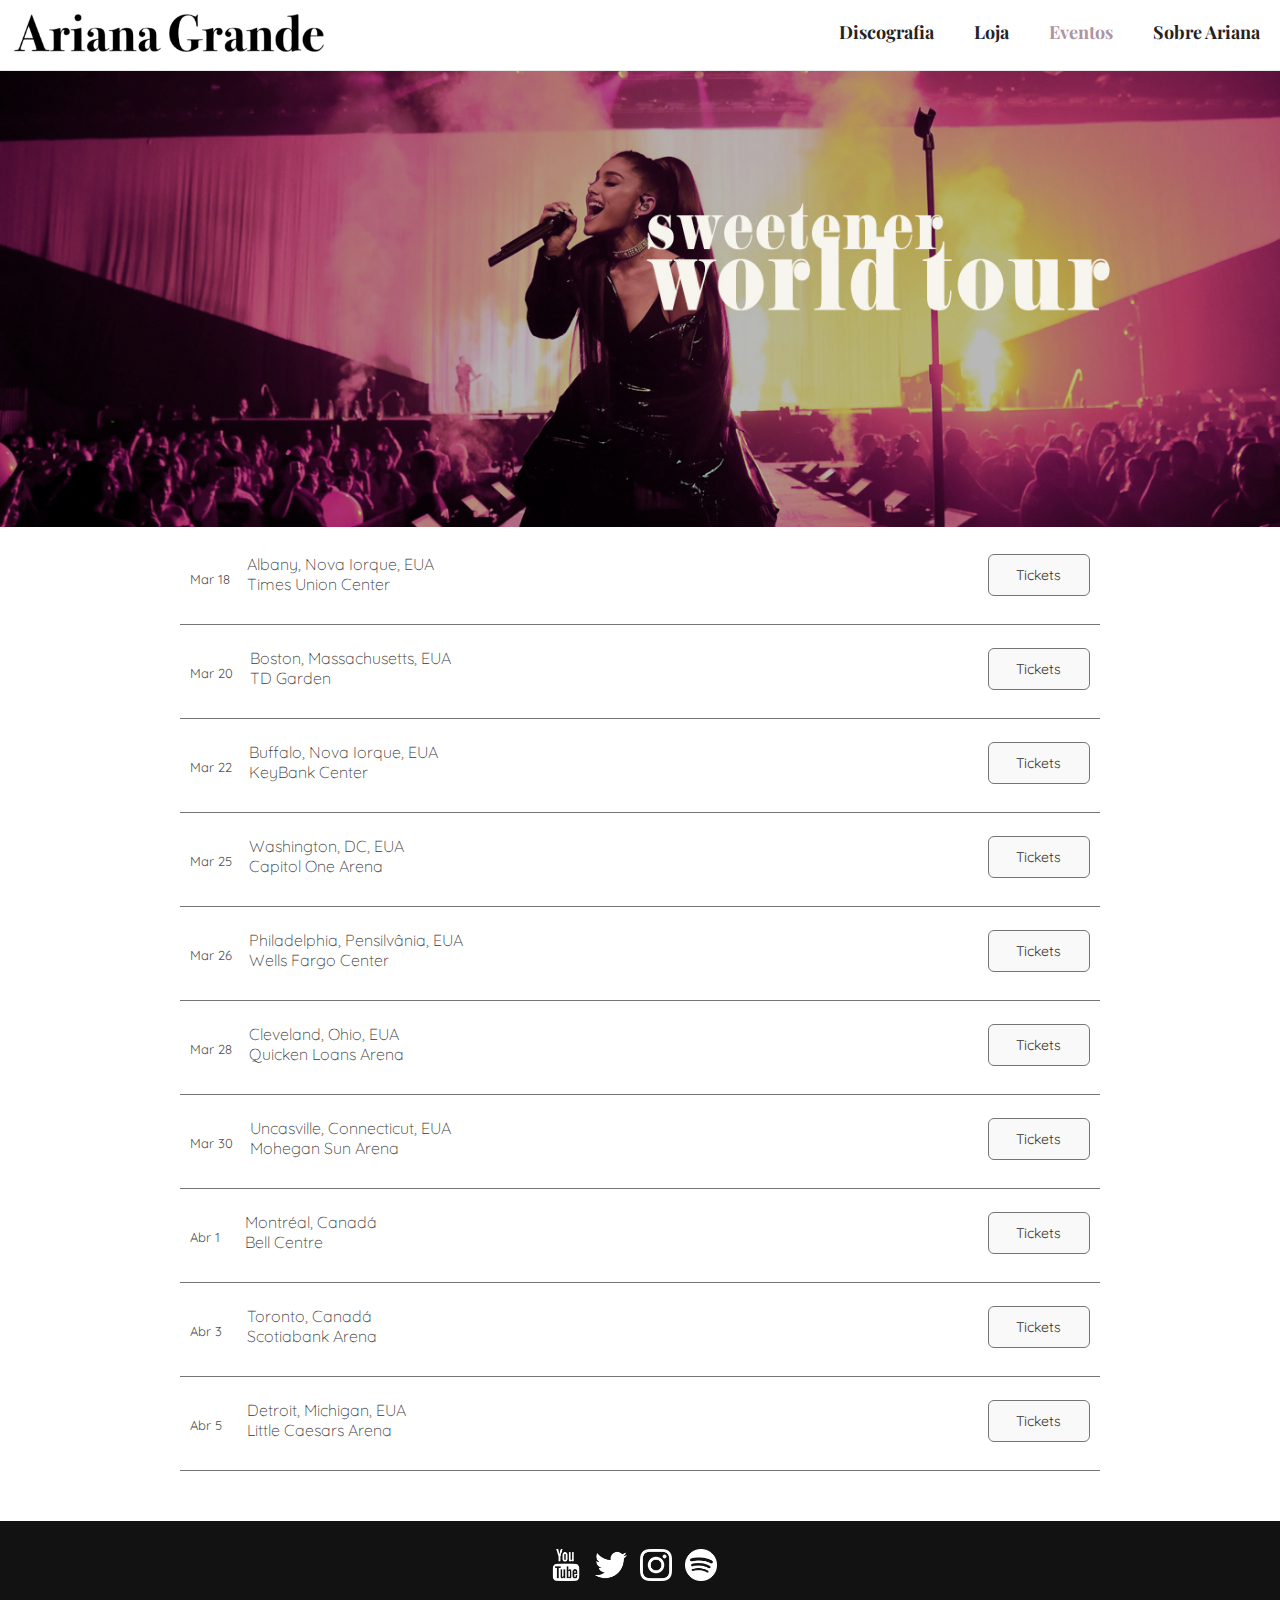
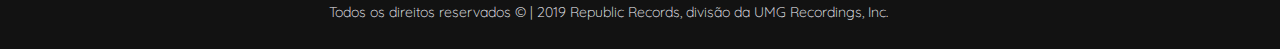
<file: eventos.html>
﻿<!DOCTYPE html>

<html lang="en" xmlns="http://www.w3.org/1999/xhtml">
<head>
    <meta charset="utf-8" />
    <title>Ariana Grande | Eventos</title>
    <link rel="stylesheet" href="style/style.css" type="text/css" />
    <link href="https://fonts.googleapis.com/css?family=Playfair+Display:700" rel="stylesheet">
    <link href="https://fonts.googleapis.com/css?family=Quicksand" rel="stylesheet">
    <meta name="viewport" content="width=device-width, initial-scale=1.0">
    <script src="https://code.jquery.com/jquery-3.2.1.slim.min.js"></script>
    <script type="text/javascript" src="js/script.js"></script>
    <link rel="icon" href="img/icon.png" />
</head>
<body>
    <nav>
        <a href="index.html"><img src="img/logo.png" /></a>

        <a href="sobre.html"><li>Sobre Ariana</li></a>
        <a href="eventos.html"><li id="linkactive">Eventos</li></a>
        <a href="loja.html"><li>Loja</li></a>
        <a href="discografia.html"><li>Discografia</li></a>
    </nav>

    <div class="navres">
        <div class="burguer"></div>
        <a href="index.html"><img src="img/logo.png" /></a>
    </div>
    <div class="menures">
        <a href="discografia.html"><li>Discografia</li></a>
        <a href="loja.html"><li>Loja</li></a>
        <a href="eventos.html"><li id="linkactive">Eventos</li></a>
        <a href="sobre.html"><li>Sobre Ariana</li></a>
    </div>

    <main>
        <img src="img/tour.jpg" class="bannerh1" />
        <img src="img/tourv.jpg" class="bannerv" />

        <div class="tourcontain">
            <div class="tour">
                <p>Mar 18</p>
                <h2>Albany, Nova Iorque, EUA <br /> Times Union Center</h2>

                <a href="https://www.bandsintown.com/t/100456838?app_id=umg_Republic_ArianaGrande&affil_code=umg_US&artist=Ariana%20Grande&came_from=267" target="_blank"><div class="tourbtn"><p>Tickets</p></div></a>
            </div>
            <div class="tour">
                <p>Mar 20</p>
                <h2>Boston, Massachusetts, EUA <br /> TD Garden</h2>

                <a href="https://www.bandsintown.com/t/100456840?app_id=umg_Republic_ArianaGrande&affil_code=umg_US&artist=Ariana%20Grande&came_from=267" target="_blank"><div class="tourbtn"><p>Tickets</p></div></a>
            </div>
            <div class="tour">
                <p>Mar 22</p>
                <h2>Buffalo, Nova Iorque, EUA <br /> KeyBank Center</h2>

                <a href="https://www.bandsintown.com/t/100456838?app_id=umg_Republic_ArianaGrande&affil_code=umg_US&artist=Ariana%20Grande&came_from=267" target="_blank"><div class="tourbtn"><p>Tickets</p></div></a>
            </div>
            <div class="tour">
                <p>Mar 25</p>
                <h2>Washington, DC, EUA <br /> Capitol One Arena</h2>

                <a href="https://www.bandsintown.com/t/100456838?app_id=umg_Republic_ArianaGrande&affil_code=umg_US&artist=Ariana%20Grande&came_from=267" target="_blank"><div class="tourbtn"><p>Tickets</p></div></a>
            </div>
            <div class="tour">
                <p>Mar 26</p>
                <h2>Philadelphia, Pensilvânia, EUA <br /> Wells Fargo Center</h2>

                <a href="https://www.bandsintown.com/t/100456838?app_id=umg_Republic_ArianaGrande&affil_code=umg_US&artist=Ariana%20Grande&came_from=267" target="_blank"><div class="tourbtn"><p>Tickets</p></div></a>
            </div>
            <div class="tour">
                <p>Mar 28</p>
                <h2>Cleveland, Ohio, EUA <br /> Quicken Loans Arena</h2>

                <a href="https://www.bandsintown.com/t/100456838?app_id=umg_Republic_ArianaGrande&affil_code=umg_US&artist=Ariana%20Grande&came_from=267" target="_blank"><div class="tourbtn"><p>Tickets</p></div></a>
            </div>
            <div class="tour">
                <p>Mar 30</p>
                <h2>Uncasville, Connecticut, EUA <br /> Mohegan Sun Arena</h2>

                <a href="https://www.bandsintown.com/t/100456838?app_id=umg_Republic_ArianaGrande&affil_code=umg_US&artist=Ariana%20Grande&came_from=267" target="_blank"><div class="tourbtn"><p>Tickets</p></div></a>
            </div>
            <div class="tour">
                <p>Abr 1</p>
                <h2>&nbsp Montréal, Canadá <br /> &nbsp Bell Centre</h2>

                <a href="https://www.bandsintown.com/t/100456838?app_id=umg_Republic_ArianaGrande&affil_code=umg_US&artist=Ariana%20Grande&came_from=267" target="_blank"><div class="tourbtn"><p>Tickets</p></div></a>
            </div>
            <div class="tour">
                <p>Abr 3</p>
                <h2>&nbsp Toronto, Canadá <br /> &nbsp Scotiabank Arena</h2>

                <a href="https://www.bandsintown.com/t/100456838?app_id=umg_Republic_ArianaGrande&affil_code=umg_US&artist=Ariana%20Grande&came_from=267" target="_blank"><div class="tourbtn"><p>Tickets</p></div></a>
            </div>
            <div class="tour">
                <p>Abr 5</p>
                <h2>&nbsp Detroit, Michigan, EUA <br /> &nbsp Little Caesars Arena</h2>

                <a href="https://www.bandsintown.com/t/100456838?app_id=umg_Republic_ArianaGrande&affil_code=umg_US&artist=Ariana%20Grande&came_from=267" target="_blank"><div class="tourbtn"><p>Tickets</p></div></a>
            </div>
        </div>
    </main>

    <footer>
        <div class="socialrow">
            <a href="https://www.youtube.com/channel/UC9CoOnJkIBMdeijd9qYoT_g" target="_blank"><div class="youtube"></div></a>
            <a href="https://twitter.com/ArianaGrande?ref_src=twsrc%5Egoogle%7Ctwcamp%5Eserp%7Ctwgr%5Eauthor" target="_blank"><div class="twitter"></div></a>
            <a href="https://www.instagram.com/arianagrande/?hl=en" target="_blank"><div class="instagram"></div></a>
            <a href="https://open.spotify.com/artist/66CXWjxzNUsdJxJ2JdwvnR" target="_blank"><div class="spotify2"></div></a>
        </div>
        <p>Todos os direitos reservados © | 2019 Republic Records, divisão da UMG Recordings, Inc.</p>
    </footer>
</body>
</html>
</file>
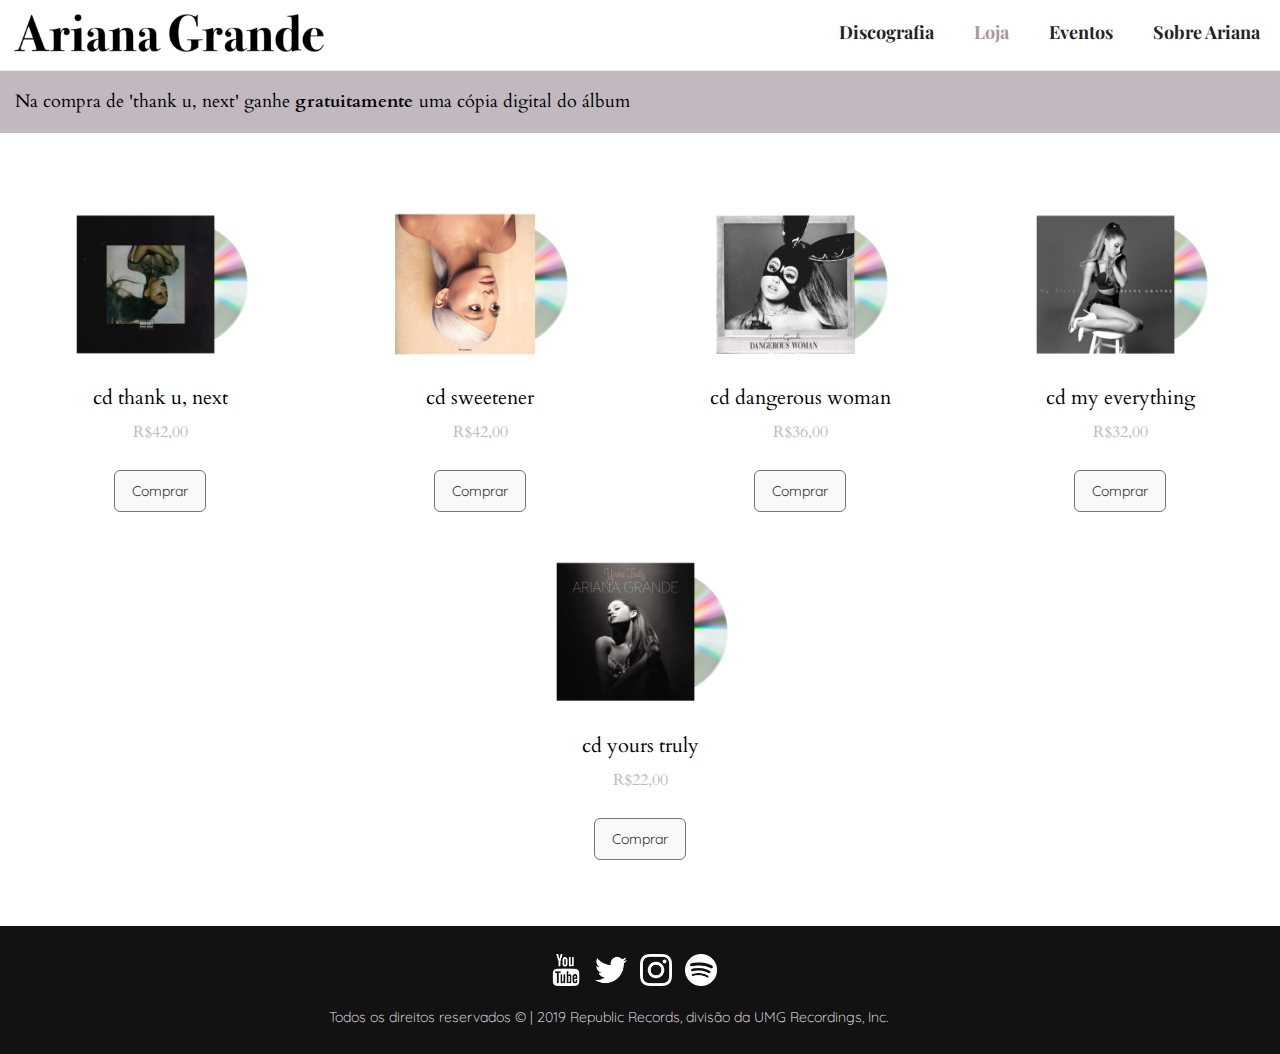
<file: loja.html>
﻿<!DOCTYPE html>

<html lang="en" xmlns="http://www.w3.org/1999/xhtml">
<head>
    <meta charset="utf-8" />
    <title>Ariana Grande | Loja</title>
    <link rel="stylesheet" href="style/style.css" type="text/css" />
    <link href="https://fonts.googleapis.com/css?family=Playfair+Display:700" rel="stylesheet">
    <link href="https://fonts.googleapis.com/css?family=Quicksand" rel="stylesheet">
    <link href="https://fonts.googleapis.com/css?family=Cardo" rel="stylesheet">
    <meta name="viewport" content="width=device-width, initial-scale=1.0">
    <script src="https://code.jquery.com/jquery-3.2.1.slim.min.js"></script>
    <script type="text/javascript" src="js/script.js"></script>
    <link rel="icon" href="img/icon.png" />
</head>
<body>
    <nav>
        <a href="index.html"><img src="img/logo.png" /></a>

        <a href="sobre.html"><li>Sobre Ariana</li></a>
        <a href="eventos.html"><li>Eventos</li></a>
        <a href="loja.html"><li id="linkactive">Loja</li></a>
        <a href="discografia.html"><li>Discografia</li></a>
    </nav>

    <div class="navres">
        <div class="burguer"></div>
        <a href="index.html"><img src="img/logo.png" /></a>
    </div>
    <div class="menures">
        <a href="discografia.html"><li>Discografia</li></a>
        <a href="loja.html"><li id="linkactive">Loja</li></a>
        <a href="eventos.html"><li>Eventos</li></a>
        <a href="sobre.html"><li>Sobre Ariana</li></a>
    </div>

    <main>
        <div class="lojamsg">
            <p>Na compra de 'thank u, next' ganhe <b>gratuitamente</b> uma cópia digital do álbum</p>
        </div>

        <div class="clear"></div>
        
        <h1></h1>

        <div class="lojacontain">
            <div class="lojaitem">
                <img src="img/shop1.png" />
                <p>cd thank u, next</p>
                <h5>R$42,00</h5>
                <a href="https://www.amazon.com.br/Thank-U-Next-Ariana-Grande/dp/B07N37VTFY/ref=sr_1_19?ascsubtag=go_1674354623_67879846794_326760988920_dsa-19959388920_c_&keywords=ariana+grande&qid=1550788521&s=gateway&sr=8-19&tag=kns00-20" target="_blank"><div class="comprar"><p>Comprar</p></div></a>
            </div>
            <div class="lojaitem">
                <img src="img/shop2.png" />
                <p>cd sweetener</p>
                <h5>R$42,00</h5>
                <a href="https://www.amazon.com.br/Sweetener-Ariana-Grande/dp/B07FGCX8BS/ref=sr_1_3?ascsubtag=go_1674354623_67879846794_326760988920_dsa-19959388920_c_&keywords=ariana+grande&qid=1550788508&s=gateway&sr=8-3&tag=kns00-20" target="_blank"><div class="comprar"><p>Comprar</p></div></a>
            </div>
            <div class="lojaitem">
                <img src="img/shop3.png" />
                <p>cd dangerous woman</p>
                <h5>R$36,00</h5>
                <a href="https://www.amazon.com.br/Dangerous-Woman-Ariana-Grande/dp/B01CTMJTW6/ref=sr_1_15?ascsubtag=go_1674354623_67879846794_326760988920_dsa-19959388920_c_&keywords=ariana+grande&qid=1550788508&s=gateway&sr=8-15&tag=kns00-20" target="_blank"><div class="comprar"><p>Comprar</p></div></a>
            </div>
            <div class="lojaitem">
                 <img src="img/shop4.png" />
                 <p>cd my everything</p>
                 <h5>R$32,00</h5>
                 <a href="https://www.amazon.com.br/Everything-Deluxe-Edt-Ariana-Grande/dp/B00LFN01I2/ref=sr_1_4?ascsubtag=go_1674354623_67879846794_326760988920_dsa-19959388920_c_&keywords=ariana+grande&qid=1550788508&s=gateway&sr=8-4&tag=kns00-20" target="_blank"><div class="comprar"><p>Comprar</p></div></a>
            </div>
            <div class="lojaitem">
                 <img src="img/shop5.png" />
                 <p>cd yours truly</p>
                 <h5>R$22,00</h5>
                 <a href="https://www.amazon.com.br/Yours-Truly-Ariana-Grande/dp/B00DPKQ60A/ref=sr_1_37?ascsubtag=go_1674354623_67879846794_326760988920_dsa-19959388920_c_&keywords=ariana+grande&qid=1550788687&s=gateway&sr=8-37&tag=kns00-20" target="_blank"><div class="comprar"><p>Comprar</p></div></a>
            </div>
        </div>
        
        <div class="clear"></div>
        <br />
        <br />
    </main>

    <footer>
        <div class="socialrow">
            <a href="https://www.youtube.com/channel/UC9CoOnJkIBMdeijd9qYoT_g" target="_blank"><div class="youtube"></div></a>
            <a href="https://twitter.com/ArianaGrande?ref_src=twsrc%5Egoogle%7Ctwcamp%5Eserp%7Ctwgr%5Eauthor" target="_blank"><div class="twitter"></div></a>
            <a href="https://www.instagram.com/arianagrande/?hl=en" target="_blank"><div class="instagram"></div></a>
            <a href="https://open.spotify.com/artist/66CXWjxzNUsdJxJ2JdwvnR" target="_blank"><div class="spotify2"></div></a>
        </div>
        <p>Todos os direitos reservados © | 2019 Republic Records, divisão da UMG Recordings, Inc.</p>
    </footer>
</body>
</html>
</file>
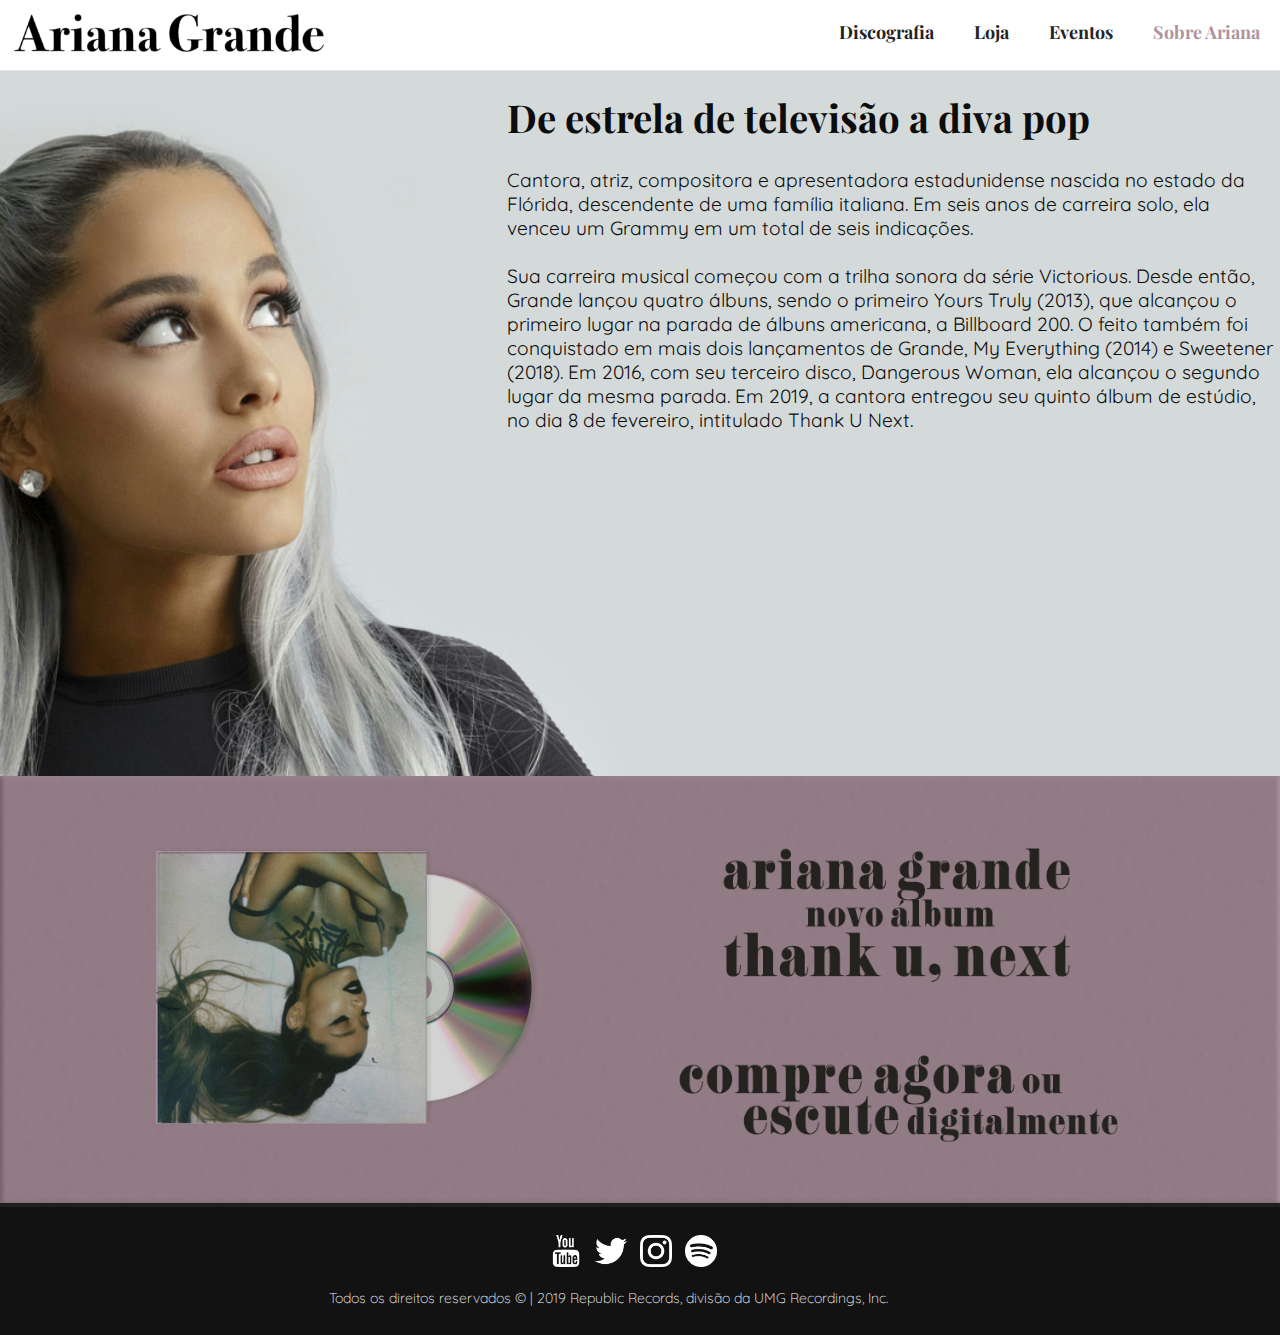
<file: sobre.html>
﻿<!DOCTYPE html>

<html lang="en" xmlns="http://www.w3.org/1999/xhtml">
<head>
    <meta charset="utf-8" />
    <title>Ariana Grande | Sobre</title>
    <link rel="stylesheet" href="style/style.css" type="text/css" />
    <link href="https://fonts.googleapis.com/css?family=Playfair+Display:700" rel="stylesheet">
    <link href="https://fonts.googleapis.com/css?family=Quicksand" rel="stylesheet">
    <meta name="viewport" content="width=device-width, initial-scale=1.0">
    <script src="https://code.jquery.com/jquery-3.2.1.slim.min.js"></script>
    <script type="text/javascript" src="js/script.js"></script>
    <link rel="icon" href="img/icon.png" />
</head>
<body>
    <nav>
        <a href="index.html"><img src="img/logo.png" /></a>

        <a href="sobre.html"><li id="linkactive">Sobre Ariana</li></a>
        <a href="eventos.html"><li>Eventos</li></a>
        <a href="loja.html"><li>Loja</li></a>
        <a href="discografia.html"><li>Discografia</li></a>
    </nav>

    <div class="navres">
        <div class="burguer"></div>
        <a href="index.html"><img src="img/logo.png" /></a>
    </div>
    <div class="menures">
        <a href="discografia.html"><li>Discografia</li></a>
        <a href="loja.html"><li>Loja</li></a>
        <a href="eventos.html"><li>Eventos</li></a>
        <a href="sobre.html"><li id="linkactive">Sobre Ariana</li></a>
    </div>

    <main class="bgcolor2">
        <div class="sobrecontain">
            <div class="ari">
                <div class="containabout">
                    <h1>De estrela de televisão a diva pop</h1>
                    <p>
                        Cantora, atriz, compositora e apresentadora estadunidense nascida no estado da Flórida, descendente de uma família italiana. Em seis anos de carreira solo, ela venceu um Grammy em um total de seis indicações.
                        <br /><br />
                        Sua carreira musical começou com a trilha sonora da série Victorious. Desde então, Grande lançou quatro álbuns, sendo o primeiro Yours Truly (2013), que alcançou o primeiro lugar na parada de álbuns americana, a Billboard 200. O feito também foi conquistado em mais dois lançamentos de Grande, My Everything (2014) e Sweetener (2018).
                        Em 2016, com seu terceiro disco, Dangerous Woman, ela alcançou o segundo lugar da mesma parada. Em 2019, a cantora entregou seu quinto álbum de estúdio, no dia 8 de fevereiro, intitulado Thank U Next.
                    </p>
                </div>
            </div>
        </div>

        <a href="album1.html"><img src="img/novoalbum.jpg" class="bannerh2" /></a>
        <a href="album1.html"><img src="img/novoalbumv.jpg" class="bannerv1" /></a>
    </main>

    <footer>
        <div class="socialrow">
            <a href="https://www.youtube.com/channel/UC9CoOnJkIBMdeijd9qYoT_g" target="_blank"><div class="youtube"></div></a>
            <a href="https://twitter.com/ArianaGrande?ref_src=twsrc%5Egoogle%7Ctwcamp%5Eserp%7Ctwgr%5Eauthor" target="_blank"><div class="twitter"></div></a>
            <a href="https://www.instagram.com/arianagrande/?hl=en" target="_blank"><div class="instagram"></div></a>
            <a href="https://open.spotify.com/artist/66CXWjxzNUsdJxJ2JdwvnR" target="_blank"><div class="spotify2"></div></a>
        </div>
        <p>Todos os direitos reservados © | 2019 Republic Records, divisão da UMG Recordings, Inc.</p>
    </footer>
</body>
</html>
</file>
<file: style/style.css>
﻿body
{
    margin: 0;
    padding: 0;
    height: 100%;
}

nav
{
    width: 100%;
    height: 70px;
    border-bottom: solid 1px #e8e8e8;
    position: fixed;
    background: white;
    z-index: 3;
}

nav img
{
    width: 310px;
    float: left;
    padding: 14px;
}

nav li
{
    float: right;
    list-style: none;
    color: #24231f;
    font-family: 'Playfair Display', serif;
    font-weight: 700;
    padding: 20px;
    font-size: 18px;
}

main 
{
    padding-top: 70px;
    width: 100%;
}

nav a li
{
    text-decoration: none;
    transition: all 0.25s ease;
}

nav a:hover li
{
    color: #ad949e;
    transition: all 0.25s ease;
}

.bannerh
{
    width: 100%;
}

.bannerh1
{
    width: 100%;
}

.bannerh2
{
    width: 100%;
}

.bannerv1
{
    display:none;
    width: 100%;
}

.girlfriend h1
{
    float: left;
    margin:0;
}

.girlfriend
{
    padding: 0 20px;
}

.next h1 {
    float: left;
    margin: 0;
}

.breathin {

    background-image: url(../img/breathin.jpg);
    display: flex;
    justify-content: center;
    align-items: center;
    position: relative;
    height: 100vh;
    width: 100%;
    background-position: center;
    background-repeat: no-repeat;
    background-size: cover;
    margin-top: -5px;
}

.breathin h1
{
    text-align: center;
    color: white;
    font-family: 'Playfair Display', serif;
    font-weight: 700;
    font-size: 4vw;
    padding-right: 15px;
}

.breathin p
{
    text-align: center;
    color: white;
    font-family: 'Playfair Display', serif;
    font-weight: 700;
    font-size: 2vw;
    margin-top: 10px;
    margin-bottom: 0;
}

.thanku {

    background-image: url(../img/thanku.jpg);
    display: flex;
    justify-content: center;
    align-items: center;
    position: relative;
    height: 100vh;
    width: 100%;
    background-position: center;
    background-repeat: no-repeat;
    background-size: cover;
}

.thanku h1
{
    text-align: center;
    color: white;
    font-family: 'Playfair Display', serif;
    font-weight: 700;
    font-size: 4vw;
    padding-right: 15px;
}

.thanku p
{
    text-align: center;
    color: white;
    font-family: 'Playfair Display', serif;
    font-weight: 700;
    font-size: 2vw;
    margin-top: 10px;
    margin-bottom: 0;
}

.breakup {

    background-image: url(../img/breakup.jpg);
    display: flex;
    justify-content: center;
    align-items: center;
    position: relative;
    height: 100vh;
    width: 100%;
    background-position: center;
    background-repeat: no-repeat;
    background-size: cover;
    margin-top: -5px;
}

.breakup h1
{
    text-align: center;
    color: white;
    font-family: 'Playfair Display', serif;
    font-weight: 700;
    font-size: 4vw;
    padding-right: 15px;
}

.breakup p
{
    text-align: center;
    color: white;
    font-family: 'Playfair Display', serif;
    font-weight: 700;
    font-size: 2vw;
    margin-top: 10px;
    margin-bottom: 0;
}

.ytbtn
{
    background-image: url(../img/yt.png);
    background-position: center;
    background-repeat: no-repeat;
    background-size: cover;
    width: 4.2vw;
    height: 4.2vw;
    transition: all 0.25s ease;
}

.ytbtn:hover
{
    background-image: url(../img/ythover.png);
    transition: all 0.25s ease;
}

.cdcontain
{
    width: 80%;
    margin: 0 auto;
    margin-top: -65px;
    padding: 40px;
    padding-top: 55px;
    display: flex;
    justify-content: center;
    background: white;
}

.cd
{
    width: 50%;
    float: left;
}

.cd a 
{
    text-decoration: none;
}

.cd img
{
    width: 310px;
    display: block;
    margin: 0 auto;
}

.cd h1
{
    color: #0c0c0c;
    font-family: 'Cardo', serif;
    font-size: 28px;
    text-align: center;
    margin-top: 8px;
}

.cd p 
{
    color: #878787;
    font-family: 'Cardo', serif;
    font-size: 23px;
    text-align: center;
    margin-top: -27px;
}

.cd2
{
    width: 100%;
    display: none;
}

.cd2 a 
{
    text-decoration: none;
}

.cd2 img
{
    width: 310px;
    display: block;
    margin: 0 auto;
}

.cd2 h1
{
    color: #0c0c0c;
    font-family: 'Cardo', serif;
    font-size: 28px;
    text-align: center;
    margin-top: 8px;
}

.cd2 p 
{
    color: #878787;
    font-family: 'Cardo', serif;
    font-size: 23px;
    text-align: center;
    margin-top: -27px;
}

.clear
{
    clear:both;
}

.bgcolor
{
    width: 100%;
    background: #1f1f1f;
    padding-top: 1px;
    padding-bottom: 60px;
}

.bgcolor2
{
    background: #1f1f1f;
}

.bgcolor3
{
    background: #191919;
}

.albumcontain
{
    height: 200px;
    display: flex;
    justify-content: center;
    margin-top: 50px;
}

.albumcontain img:not(.backarrow)
{
    width: 200px;
    float: left;
    padding-right: 50px;
    border-right: solid 1px #212121;
}

.backarrow
{
    width: 40px;
    position: absolute;
    left: 25px;

}

.albuminfo
{
    float: left;
    padding-left: 50px;
}

.albuminfo h1
{
    color: ghostwhite;
    font-family: 'Playfair Display', serif;
    font-size: 32px;
}

.albuminfo h2
{
    color: #e0e0e0;
    font-family: 'Playfair Display', serif;
    font-size: 24px;
    margin-top: -15px;
}

.albuminfo h3
{
    color: #e0e0e0;
    font-family: 'Playfair Display', serif;
    font-size: 16px;
    margin-top: -5px;
}

.albuminfo h4
{
    color: #e0e0e0;
    font-family: 'Playfair Display', serif;
    font-size: 16px;
    margin-top: -5px;
}

.albuminfo h4 a
{
    text-decoration: none;
    color: #e0e0e0;
    transition: all 0.25s ease;
}

.albuminfo h4 a:hover
{
    color: #ad949e;
    transition: all 0.25s ease;
}

.grayify
{
    color: #a3a3a3;
    font-family: 'Quicksand', sans-serif;
    font-size: 13px;
    float: left;
    width: 20px;
    margin: 0;
    padding: 0;
}

.albumbg
{
    background-image: url(../img/cover1.jpg);
}

.albumbg2
{
    background-image: url(../img/abg2.jpg);
    background-position: center;
    background-repeat: no-repeat;
    background-size: cover;
}

.albumbg3
{
    background-image: url(../img/cover3.jpg);
}

.albumbg4
{
    background-image: url(../img/cover4.jpg);
}

.albumbg5
{
    background-image: url(../img/cover5.jpg);
}

.songcontainout
{
    width: 1000px;
    margin: 0 auto;
    background: white;
}

.songcontain
{
    height: 27px;
    border-bottom: solid 1px #212121;
    padding: 15px;

}

.songcontain p:not(.grayify) 
{
    color: #0c0c0c;
    font-family: 'Quicksand', sans-serif;
    font-size: 14px;
    float: left;
    margin: 0;
}

.songcontain h5
{
    color: #0c0c0c;
    font-family: 'Quicksand', sans-serif;
    font-size: 14px;
    float: right;
    margin: 0;
}

.songcontain img
{
    float: right;
    height: 15px;
    padding-top: 4px;
    margin-right: 9px;
}

.listencontain
{
    width: 900px;
    margin: 0 auto;
    margin-top: 45px;
    
}

.apple
{
    background-image: url(../img/apple.png);
    width: 55px;
    height: 55px;
    background-position: center;
    background-repeat: no-repeat;
    background-size: cover;
    margin-right: 4px;
    transition: all 0.25s ease;
}

.apple:hover 
{
    background-image: url(../img/appleh.png);
    transition: all 0.25s ease;
}

.spotify
{
    background-image: url(../img/spotify.png);
    width: 55px;
    height: 55px;
    background-position: center;
    background-repeat: no-repeat;
    background-size: cover;
    margin-left: 4px;
    transition: all 0.25s ease;
}

.spotify:hover 
{
    background-image: url(../img/spotifyh.png);
    transition: all 0.25s ease;
}

.br 
{
    display: flex;
    justify-content: center;
}

.listencontain p 
{
    color: #fcfbf4;
    font-family: 'Playfair Display', serif;
    font-size: 22px;
    text-align: center;
}

.tourcontain
{
    width: 1000px;
    margin: 0 auto;
    padding-bottom: 50px;
}

.tour
{
    width:900px;
    height: 73px;
    border-bottom: solid 1px #757575;
    margin: 0 auto;
    padding: 10px;
}

.tour p
{
    float: left;
    color: #515151;
    font-family: 'Quicksand', sans-serif;
    font-size: 13px;
    margin-top: 30px;
    padding-right: 17px;
}

.tour h2
{
    float: left;
    color: #383838;
    font-family: 'Quicksand', sans-serif;
    font-weight: 300;
    font-size: 16px;
}

.tourbtn {
    float: right;
    border: solid 1px #757575;
    width: 100px;
    height: 40px;
    margin-top: 13px;
    transition: all 0.25s ease;
    background: #f9f9f9;
    border-radius: 6px;
}

.tourbtn p
{
    color: #303030;
    font-size: 14px;
    text-align: center;
    padding-left: 27px;
    margin-top: 11px;
    font-family: 'Quicksand', sans-serif;
}

.tourbtn:hover
{
    background: #e8dae4;
    transition: all 0.25s ease;
}

.sobrecontain
{
    margin-top: -5px;
    width: 100%;
    margin-left: auto;
    margin-right: auto;
}

.sobrecontain img
{
    float left;
    margin-left: 40vw;
}

.ari
{
    background-image: url(../img/ari.png);
    background-position:center;
    background-repeat: no-repeat;
    background-size:cover;
    width: 100%;
    height: 79vh;

}

.containabout
{
    float: right;
    width: 60%;
    height: 31.55vw;
    margin-right: 5px;
}

.containabout h1
{
    color: #0c0c0c;
    font-family: 'Playfair Display', serif;
    font-size: 3vw;
}

.containabout p
{
    color: #0c0c0c;
    font-family: 'Quicksand', sans-serif;
    font-size: 1.5vw;
}

.lojamsg 
{
    width: 100%;
    padding: 1px 0;
    height: auto;
    background: #c1b8c0;
}

.lojamsg p
{
    padding-left: 15px;
    font-family: 'Cardo', serif;
    font-size: 18px;
}

.lojacontain 
{
    width: 100%;
    margin: 0 auto;
    height: auto;
    padding-top: 20px;
    padding-bottom: 20px;
    display: flex;
    align-items: center;
    flex-direction: row;
    flex-wrap: wrap;
    justify-content: center;
}

.lojaitem
{
    width: 300px;
    float: left;
    padding: 10px 10px;
}

.lojaitem img
{
    width: 210px;
    display: block;
    margin: 0 auto;
}

.lojaitem p
{
    font-family: 'Cardo', serif;
    font-size: 20px;
    text-align: center;
    margin-top:-10px;
}

.lojaitem h5
{
    font-family: 'Cardo', serif;
    font-size: 16px;
    text-align: center;
    margin-top:-10px;
    font-weight: 400;
    color: #bababa;
}

footer 
{
    width: 100%;
    height: 10vw;
    background: #121212;
}

.socialrow
{
    padding-top: 2.2vw;
    display: flex;
    justify-content: center;
}

.youtube
{
    background-image: url(../img/ytb.png);
    background-position: center;
    background-repeat: no-repeat;
    background-size: cover;
    width: 2.5vw;
    height:2.5vw;
    margin-right: 1vw;
    transition: all 0.25s ease;
}

.youtube:hover
{
    background-image: url(../img/ytbh.png);
    transition: all 0.25s ease;
}

.twitter
{
    background-image: url(../img/twt.png);
    background-position: center;
    background-repeat: no-repeat;
    background-size: cover;
    width: 2.5vw;
    height:2.5vw;
    margin-right: 1vw;
    transition: all 0.25s ease;
}

.twitter:hover
{
    background-image: url(../img/twth.png);
    transition: all 0.25s ease;
}

.instagram
{
    background-image: url(../img/ins.png);
    background-position: center;
    background-repeat: no-repeat;
    background-size: cover;
    width: 2.5vw;
    height:2.5vw;
    margin-right: 1vw;
    transition: all 0.25s ease;
}

.instagram:hover
{
    background-image: url(../img/insh.png);
    transition: all 0.25s ease;
}

.spotify2
{
    background-image: url(../img/spt.png);
    background-position: center;
    background-repeat: no-repeat;
    background-size: cover;
    width: 2.5vw;
    height:2.5vw;
    margin-right: 1vw;
    transition: all 0.25s ease;
}

.spotify2:hover
{
    background-image: url(../img/spth.png);
    transition: all 0.25s ease;
}

footer p
{
    font-family: 'Quicksand', serif;
    font-size: 1.1vw;
    text-align: center;
    color: ghostwhite;
    padding-top: 0.6vw;
    font-weight: 300;
    width: 95%;
}

.navres
{
    width: 100%;
    height: 60px;
    display: none;
    background: white;
    position: fixed;
    z-index: 3;
    border-bottom: solid 1px #cacaca;
}

.navres img
{
    padding: 19px;
    padding-left:0;
    height: 20px;
    display: block;
    margin: 0 auto;
}

.burguer
{
    background-image: url(../img/burguer.png);
    background-position: center;
    background-size: cover;
    background-repeat: no-repeat;
    width: 50px;
    height: 50px;
    float: left;
}

.active 
{
    background-image: url(../img/close.png);
}

#linkactive
{
    color: #ad949e !important;
}

.menures
{
    width: 70%;
    height: 100vh;
    position: fixed;
    top:60px;
    left:0;
    display:none;
    background: white;
    z-index: 5;
    border-right: solid 1px #cacaca;
    border-top: solid 1px #cacaca;
}

.menures li
{
    list-style: none;
    color: #24231f;
    font-family: 'Playfair Display', serif;
    font-weight: 700;
    padding: 20px;
    font-size: 18px;
    border-bottom: solid 1px #cacaca;
}

.menures a 
{
    text-decoration: none !important;
    color: #24231f;
    transition: all 0.25s ease;
}

.menures a:hover li
{
    color: #ad949e;
    transition: all 0.25s ease;
}

.displaytoggle
{
    display: block;
}

.bannerv
{
    width: 100%;
    display: none;
}

.comprar 
{
    width: 90px;
    height: 40px;
    border: solid 1px #757575;
    transition: all 0.25s ease;
    background: #f9f9f9;
    border-radius: 6px;
    margin: 0 auto;
}

a
{
    text-decoration: none;
}

.comprar p
{
    color: #303030;
    font-size: 14px;
    text-align: center;
    margin-top: 11px;
    font-family: 'Quicksand', sans-serif;
}

.comprar:hover
{
    background: #e8dae4;
    transition: all 0.25s ease;
}


@media only screen and (max-width: 1023px)
{
    nav
    {
        display: none;
    }

    main
    {
        padding-top: 60px;
    }

    .navres
    {
        display: block;
    }


    .next h1, .girlfriend h1
    {
        font-size: 45px;
    }

    .thankucontain p, .breathincontain p, .breakupcontain p
    {
        font-size: 20px;
    }

    footer
    {
        height: 130px;
        padding: 5px 0;
    }

    footer p
    {
        font-size:14px;

    }

    .socialrow
    {
        padding-top: 20px;
    }

    .twitter, .instagram, .youtube, .spotify2 
    {
        width: 40px;
        height: 40px;
        margin-left: 10px;
    }

    .tourcontain
    {
        width: 95%;
    }

    .tour
    {
        width: 90%;
    }

    .songcontainout
    {
        width: 90%;
    }

    .containabout h1
    {
        font-size: 30px;
        margin-left: 8px;
        line-height: 25px;
    }

    .containabout p
    {
        font-size: 14px;
        margin-left: 8px;
    }

    .ari
    {
        height: 450px;
        background-position: center;
    }
}

@media only screen and (max-width:925px)
{
    .girlfriend h1
    {
        font-size: 43px;
        
    }
    .ytbtn
    {
        width: 40px;
        height: 40px;
        padding: 0;
        margin: 0;
    }
}

@media only screen and (max-width:856px)
{
    .cd img
    {
        width: 280px;
    }

    .cd p
    {
        font-size: 23px;
    }

    .cd h1
    {
        font-size: 27px;
    }
}

@media only screen and (max-width:768px)
{
    .bannerh1
    {
        display: none;
    }

    .bannerv
    {
        display:block;
    }

    .cd img
    {
        width: 260px;
    }

    .cd p
    {
        font-size: 20px;
    }

    .cd h1
    {
        font-size: 24px;
    }

    footer p
    {
        width: 90%;
        margin: 12px auto;
    }

    .ari
    {
        height: 450px;
        width: 100%;
        background-image: url(../img/ari2.png);
    }
}

@media only screen and (max-width:696px)
{
    .cd img
    {
        width: 230px;
    }

    .cd p
    {
        font-size: 20px;
    }

    .cd h1
    {
        font-size: 24px;
    }
}

@media only screen and (max-width:631px)
{
    .bannerh1
    {
        display: none;
    }

    .bannerv
    {
        display: block;
    }

    .bannerh2
    {
        display: none;
    }

    .bannerv1 
    {
        display: block;
    }

    .youtube, .twitter, .instagram, .spotify2
    {
        width: 20px;
        height: 20px;
    }

    .cd img
    {
        width: 210px;
    }

    .sobrecontain
    {
        height: 600px;
    }

    .containabout 
    {
        width: 95%;
        height: 520px;
        padding: 15px;
    }

    .containabout p
    {
        font-size: 15px;
    }

    .ari
    {
        background-image:url(../img/ari3.png);
        background-position: center;
        height: 100%;
    }
}

@media only screen and (max-width:580px)
{
    .cd img
    {
        width: 190px;
    }
}

@media only screen and (max-width:508px) 
{
    .cdcontain
    {
        display: none;
    }

    .cd2
    {
        display:block;
        padding-top: 10px;
    }

    .tour h2
    {
        font-size: 14px;
    }

    .tour p 
    {
        font-size: 11px;
    }

    .tourbtn
    {
        width: 80px;
        height: 30px;
    }

    .tourbtn p
    {
        padding-left: 22px;
        margin-top: 7px;
    }

    .songcontain
    {
        padding: 20px 15px;
    }

    .songcontain p:not(.grayify)
    {
        width: 50%;
        margin-top: -5px;
    }

    .albumcontain
    {
        width: 100%;
        height: 350px;
        display: block;
    }

    .albumcontain img:not(.backarrow)
    {
        float:none;
        display: block;
        margin: 0 auto;
        padding: 0;
    }

    .albuminfo
    {
        float: none;
        width: 100%;
        margin: 0 auto;
        padding: 0;
    }

    .albuminfo h1
    {
        text-align: center;
        font-size: 28px;
    }

    .albuminfo h2
    {
        text-align: center;
        font-size: 20px;
    }

    .albuminfo h3
    {
        text-align: center;
        font-size: 16px;
    }

    .albuminfo h4
    {
        text-align: center;
        font-size: 16px;
    }
}

@media only screen and (max-width:474px)
{
    .sobrecontain
    {
        height: 800px;
    }

    .containabout 
    {
        width: 95%;
        padding: 13px;
    }


    .ari
    {
        background-image:url(../img/ari3.png);
        background-position: center;
        height: 100%;
    }
}

@media only screen and (max-width:454px)
{
    footer
    {
        margin-top: -2px;
        height: 120px;
    }

    footer p
    {
        font-size: 12px;
        width: 90%;
        margin: 12px auto;
    }

    .cd2 img
    {
        width: 250px;
    }

    .cd2 p
    {
        font-size: 20px;
    }

    .cd2 h1
    {
        font-size: 24px;
    }
}

@media only screen and (max-width:405px)
{
    .tour h2
    {
        padding-top: 10px;
        font-size: 12px;
    }

    .tour p 
    {
        font-size: 9px;
    }

    .tourbtn
    {
        width: 80px;
        height: 30px;
    }

    .tourbtn p
    {
        padding-left: 22px;
        padding-top:0;
        font-size: 11px;
    }

    .backarrow
    {
        width: 35px;
        left: 12px;
        top: 95px;
    }

    .breakup h1, .thanku h1, .breathin h1
    {
        font-size: 34px;
    }
}

@media only screen and (max-width:365px)
{
    .tour h2
    {
        font-size: 10px;
        padding-top: 14px;
    }

    .tour p 
    {
        font-size: 7px;
    }

    .tourbtn
    {
        margin-top: 25px;
        width: 60px;
        height: 20px;
    }

    .tourbtn p
    {
        padding-left: 15px;
        margin-top: 4px;
        font-size: 9px;
    }

    .backarrow
    {
        width: 35px;
        left: 12px;
        top: 95px;
    }

    .sobrecontain
    {
        height: 920px;
    }
}

@media only screen and (max-width:289px)
{
    .tour h2
    {
        font-size: 8px;
    }

    .tour p 
    {
        font-size: 6px;
    }

    .tourbtn
    {
        margin-top: 20px;
        width: 50px;
        height: 20px;
    }

    .tourbtn p
    {
        padding-left: 12px;
        margin-top: 5px;
        font-size: 8px;
    }

    .sobrecontain
    {
        height: 1000px;
    }
}
</file>
